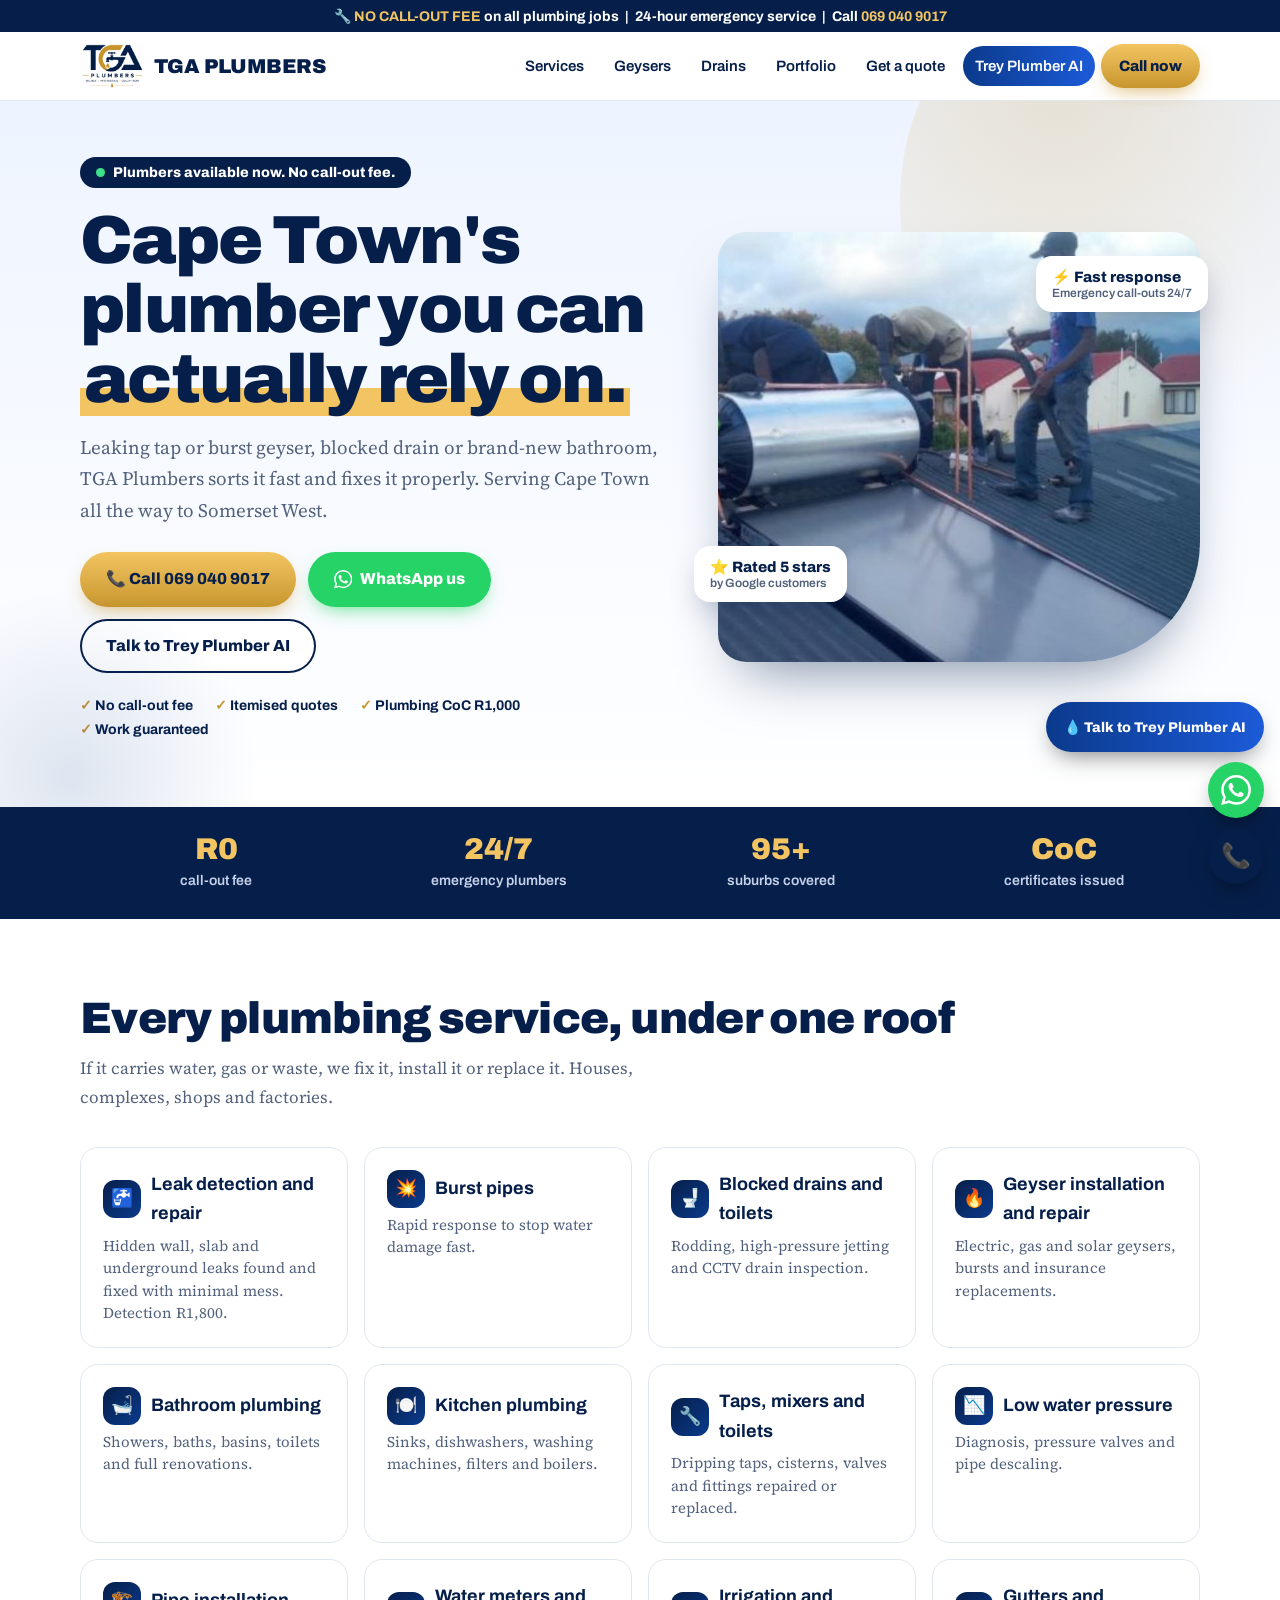
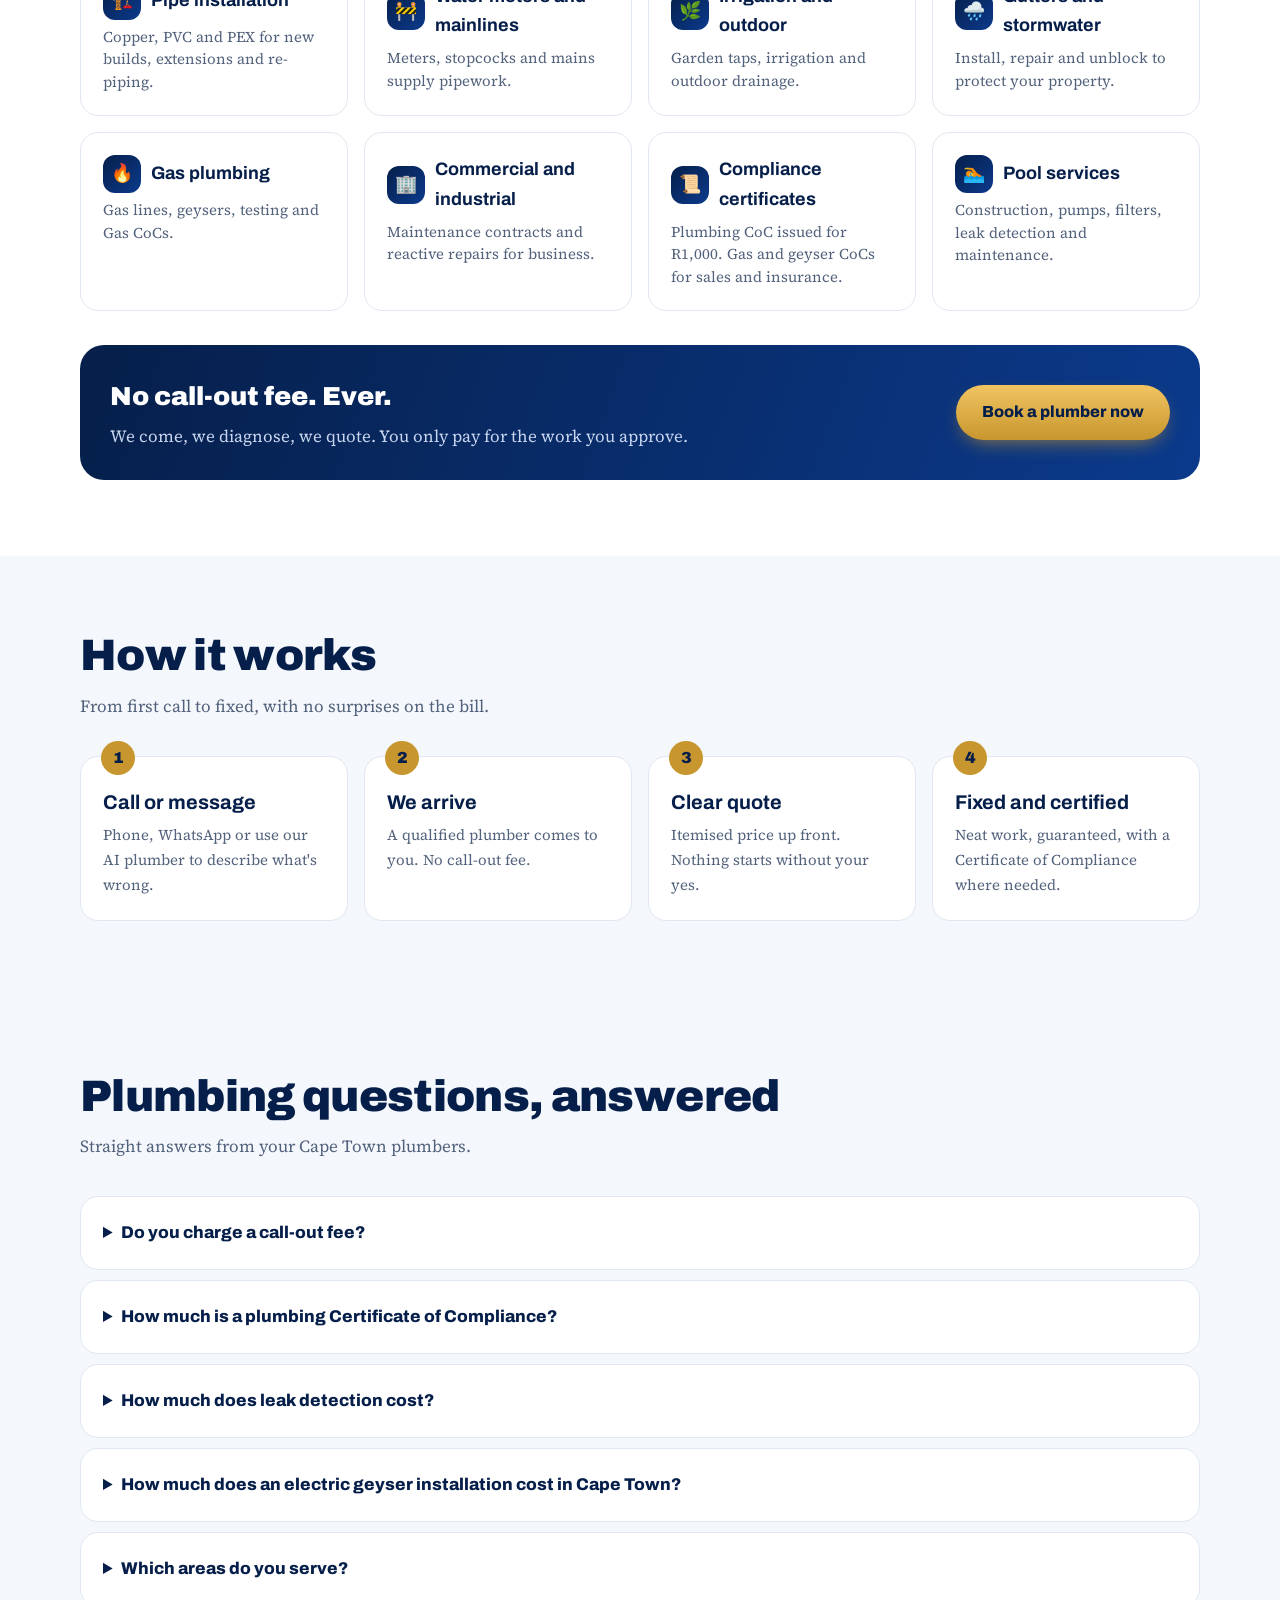
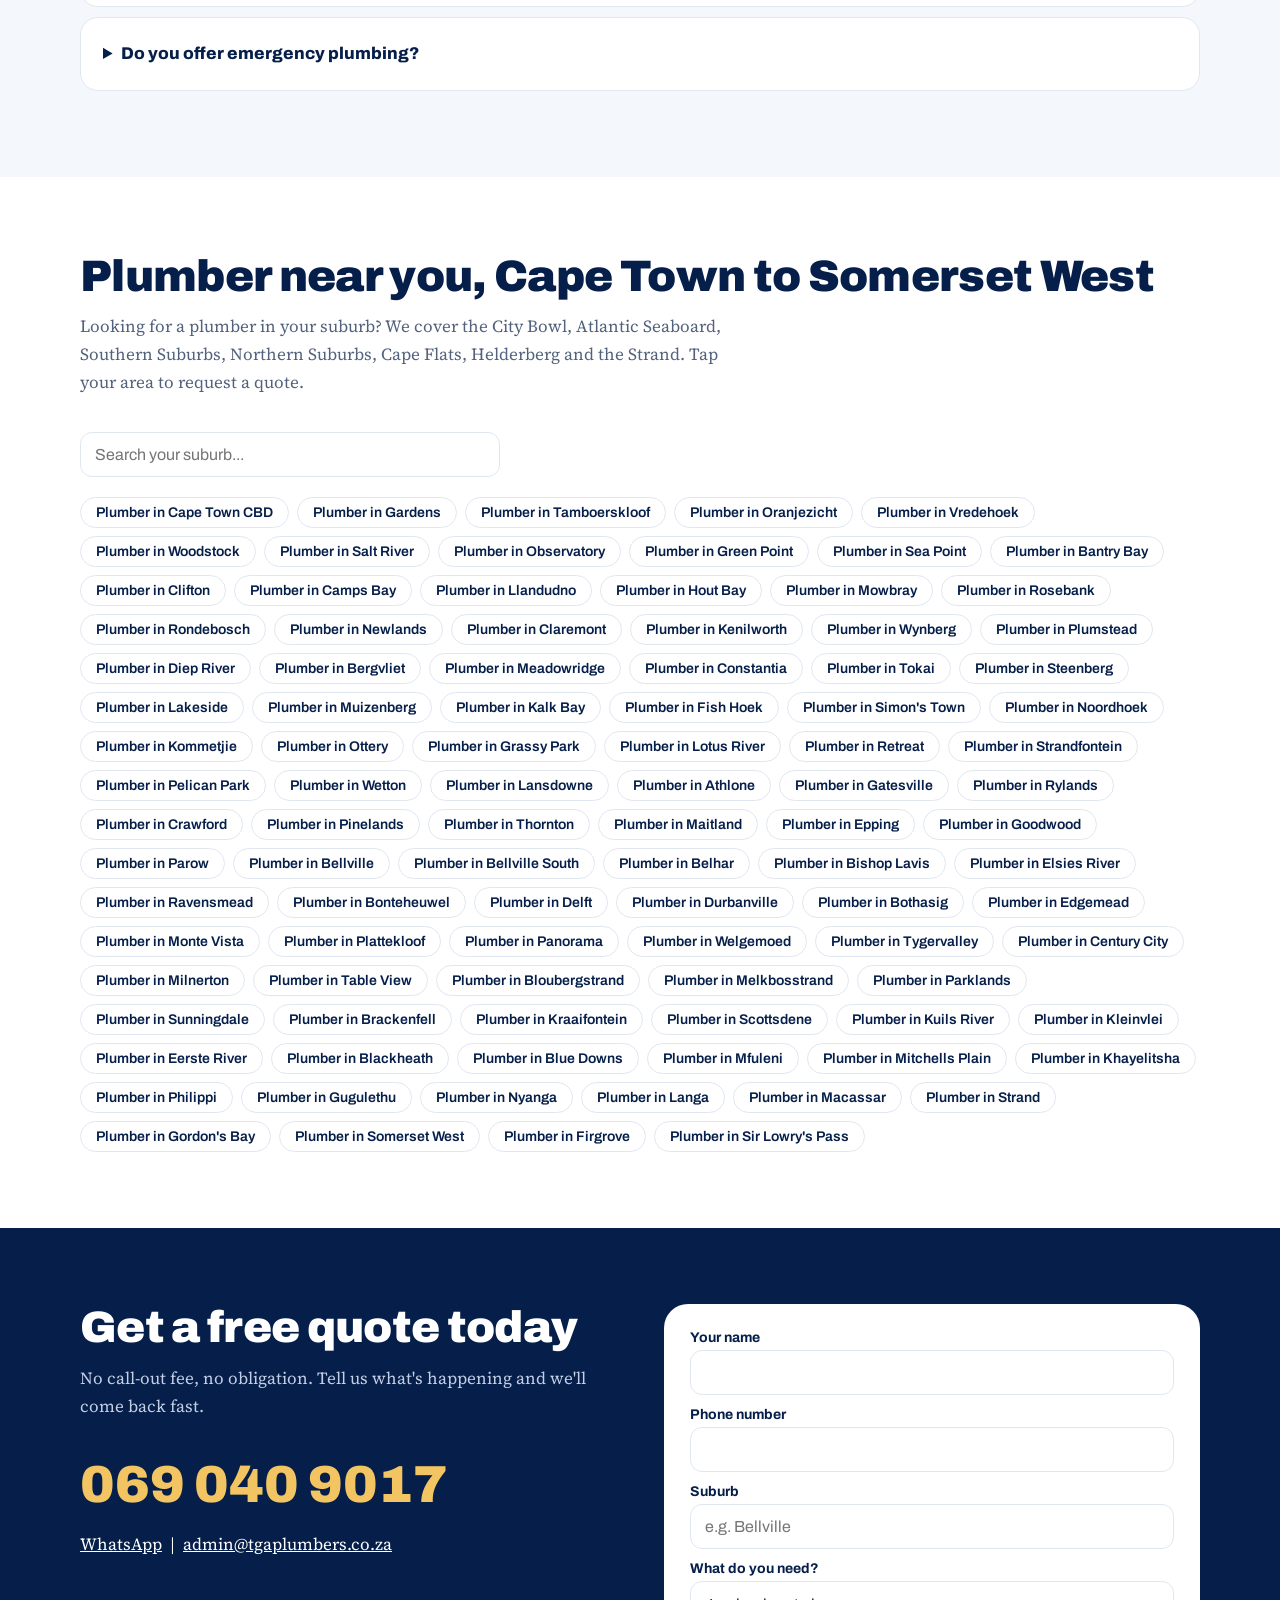
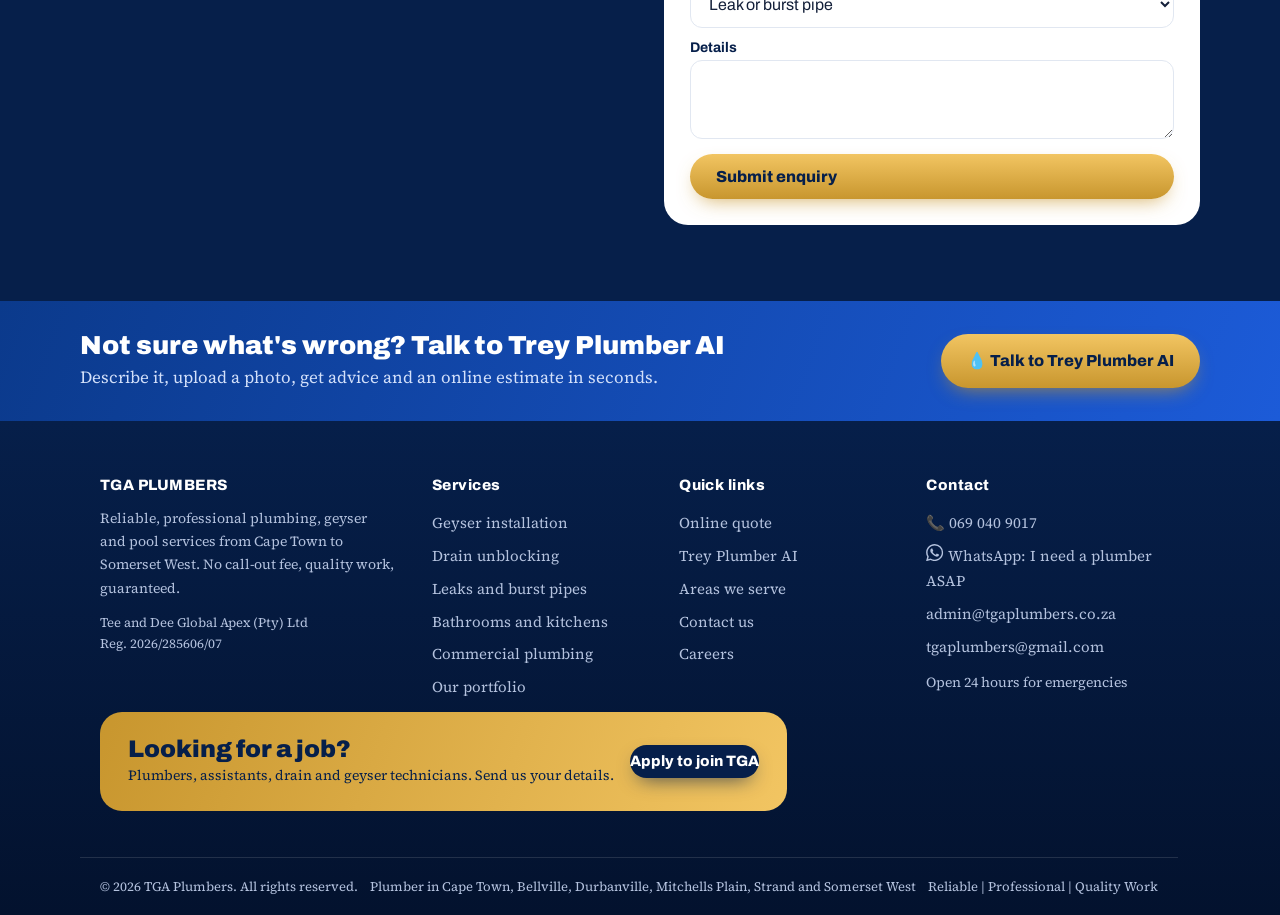
<file: index.html>
<!DOCTYPE html>
<html lang="en-ZA"><head><meta charset="utf-8"><meta name="viewport" content="width=device-width, initial-scale=1"><meta name="color-scheme" content="light">
<title>Plumber Cape Town to Somerset West | No Call-Out Fee | TGA Plumbers</title><meta name="description" content="Plumber in Cape Town, Bellville, Durbanville, Mitchells Plain, Strand, Somerset West and surrounds. All plumbing, geysers, drains, leaks and pools. No call-out fee. Call 069 040 9017."><meta name="robots" content="index,follow">
<meta property="og:type" content="website"><meta property="og:title" content="Plumber Cape Town to Somerset West | No Call-Out Fee | TGA Plumbers"><meta property="og:description" content="Plumber in Cape Town, Bellville, Durbanville, Mitchells Plain, Strand, Somerset West and surrounds. All plumbing, geysers, drains, leaks and pools. No call-out fee. Call 069 040 9017."><meta property="og:locale" content="en_ZA"><meta property="og:image" content="https://trevor99-source.github.io/tga-plumbers/logo.png">
<link rel="icon" href="favicon.png"><link href="https://fonts.googleapis.com/css2?family=Archivo:wght@400;600;800;900&family=Source+Serif+4:wght@400;600&display=swap" rel="stylesheet"><link rel="stylesheet" href="style.css"><script type="application/ld+json">{"@context":"https://schema.org","@type":"Plumber","name":"TGA Plumbers","telephone":"+27690409017","email":"admin@tgaplumbers.co.za","slogan":"Reliable | Professional | Quality Work","priceRange":"No call-out fee","description":"Plumbers in Cape Town to Somerset West: geysers, drains, leak detection, burst pipes, bathrooms, pools and plumbing certificates of compliance.","knowsAbout":["Geyser installation","Drain unblocking","Leak detection","Plumbing certificate of compliance","Solar geysers","Gas geysers"],"areaServed":"Cape Town, Bellville, Durbanville, Mitchells Plain, Strand, Somerset West, Western Cape","openingHours":"Mo-Su 00:00-23:59"}</script><script type="application/ld+json">{"@context": "https://schema.org", "@type": "FAQPage", "mainEntity": [{"@type": "Question", "name": "Do you charge a call-out fee?", "acceptedAnswer": {"@type": "Answer", "text": "No. TGA Plumbers charges no call-out fee. We assess the job, give you a clear quote and you only pay for work you approve."}}, {"@type": "Question", "name": "How much is a plumbing Certificate of Compliance?", "acceptedAnswer": {"@type": "Answer", "text": "A plumbing CoC from TGA Plumbers costs R1,000."}}, {"@type": "Question", "name": "How much does leak detection cost?", "acceptedAnswer": {"@type": "Answer", "text": "Leak detection with TGA Plumbers is R1,800."}}, {"@type": "Question", "name": "How much does an electric geyser installation cost in Cape Town?", "acceptedAnswer": {"@type": "Answer", "text": "Our electric geyser packages start at R8,500 for 100 litres, R9,500 for 150 litres and R12,500 for 200 litres. Final pricing is confirmed after assessing your home."}}, {"@type": "Question", "name": "Which areas do you serve?", "acceptedAnswer": {"@type": "Answer", "text": "We serve Cape Town and the Western Cape from the City Bowl and Atlantic Seaboard through the Southern and Northern Suburbs, Cape Flats and Mitchells Plain to Strand, Gordon's Bay and Somerset West."}}, {"@type": "Question", "name": "Do you offer emergency plumbing?", "acceptedAnswer": {"@type": "Answer", "text": "Yes. TGA Plumbers offers 24-hour emergency call-outs for burst pipes, geyser bursts and sewer overflows. Call 069 040 9017."}}]}</script></head><body><svg style="display:none"><symbol id="wa" viewBox="0 0 24 24"><path d="M17.472 14.382c-.297-.149-1.758-.867-2.03-.967-.273-.099-.471-.148-.67.15-.197.297-.767.966-.94 1.164-.173.199-.347.223-.644.075-.297-.15-1.255-.463-2.39-1.475-.883-.788-1.48-1.761-1.653-2.059-.173-.297-.018-.458.13-.606.134-.133.298-.347.446-.52.149-.174.198-.298.298-.497.099-.198.05-.371-.025-.52-.075-.149-.669-1.612-.916-2.207-.242-.579-.487-.5-.669-.51-.173-.008-.371-.01-.57-.01-.198 0-.52.074-.792.372-.272.297-1.04 1.016-1.04 2.479 0 1.462 1.065 2.875 1.213 3.074.149.198 2.096 3.2 5.077 4.487.709.306 1.262.489 1.694.625.712.227 1.36.195 1.871.118.571-.085 1.758-.719 2.006-1.413.248-.694.248-1.289.173-1.413-.074-.124-.272-.198-.57-.347m-5.421 7.403h-.004a9.87 9.87 0 01-5.031-1.378l-.361-.214-3.741.982.998-3.648-.235-.374a9.86 9.86 0 01-1.51-5.26c.001-5.45 4.436-9.884 9.888-9.884 2.64 0 5.122 1.03 6.988 2.898a9.825 9.825 0 012.893 6.994c-.003 5.45-4.437 9.884-9.885 9.884m8.413-18.297A11.815 11.815 0 0012.05 0C5.495 0 .16 5.335.157 11.892c0 2.096.547 4.142 1.588 5.945L.057 24l6.305-1.654a11.882 11.882 0 005.683 1.448h.005c6.554 0 11.89-5.335 11.893-11.893a11.821 11.821 0 00-3.48-8.413Z"/></symbol></svg><div class="top">🔧 <b>NO CALL-OUT FEE</b> on all plumbing jobs &nbsp;|&nbsp; 24-hour emergency service &nbsp;|&nbsp; Call <b>069 040 9017</b></div>
<header><div class="wrap"><a class="brand" href="index.html"><img src="logo.png" alt="TGA Plumbers logo"><span>TGA PLUMBERS</span></a>
<nav><a href="index.html#services">Services</a><a href="geysers.html">Geysers</a><a href="drains.html">Drains</a><a href="portfolio.html">Portfolio</a><a href="quote.html">Get a quote</a><a class="ai" href="trey-plumber-ai.html">Trey Plumber AI</a><a class="btn" href="tel:0690409017">Call now</a></nav></div></header><main>
<div class="hero"><div class="wrap">
<div><div class="badge"><i></i>Plumbers available now. No call-out fee.</div>
<h1>Cape Town's plumber you can <span>actually rely on.</span></h1>
<p>Leaking tap or burst geyser, blocked drain or brand-new bathroom, TGA Plumbers sorts it fast and fixes it properly. Serving Cape Town all the way to Somerset West.</p>
<div class="cta"><a class="btn" href="tel:0690409017">📞 Call 069 040 9017</a><a class="btn wa" href="https://wa.me/27690409017?text=I%20need%20a%20plumber%20ASAP"><svg class="wi" viewBox="0 0 24 24" aria-hidden="true"><use href="index.html#wa"/></svg> WhatsApp us</a><a class="btn line" href="trey-plumber-ai.html">Talk to Trey Plumber AI</a></div>
<div class="ticks"><span>No call-out fee</span><span>Itemised quotes</span><span>Plumbing CoC R1,000</span><span>Work guaranteed</span></div></div>
<div class="photo"><img src="solar.jpg" alt="TGA plumbers installing a solar geyser"><div class="float f1">⭐ Rated 5 stars<small>by Google customers</small></div><div class="float f2">⚡ Fast response<small>Emergency call-outs 24/7</small></div></div>
</div></div>
<div class="stats"><div class="wrap"><div><b>R0</b><span>call-out fee</span></div><div><b>24/7</b><span>emergency plumbers</span></div><div><b>95+</b><span>suburbs covered</span></div><div><b>CoC</b><span>certificates issued</span></div></div></div>

<section id="services"><div class="wrap"><h2>Every plumbing service, under one roof</h2><p class="lead">If it carries water, gas or waste, we fix it, install it or replace it. Houses, complexes, shops and factories.</p>
<div class="grid" id="svc"></div>
<div class="band"><div><h3>No call-out fee. Ever.</h3><p>We come, we diagnose, we quote. You only pay for the work you approve.</p></div><a class="btn" href="tel:0690409017">Book a plumber now</a></div></div></section>

<section class="alt"><div class="wrap"><h2>How it works</h2><p class="lead">From first call to fixed, with no surprises on the bill.</p>
<div class="steps"><div><h3>Call or message</h3><p>Phone, WhatsApp or use our AI plumber to describe what's wrong.</p></div><div><h3>We arrive</h3><p>A qualified plumber comes to you. No call-out fee.</p></div><div><h3>Clear quote</h3><p>Itemised price up front. Nothing starts without your yes.</p></div><div><h3>Fixed and certified</h3><p>Neat work, guaranteed, with a Certificate of Compliance where needed.</p></div></div></div></section>

<section class="alt" id="faq"><div class="wrap"><h2>Plumbing questions, answered</h2><p class="lead">Straight answers from your Cape Town plumbers.</p><details class="card" style="margin-bottom:10px"><summary class="sans" style="cursor:pointer;font-weight:800;color:var(--navy)">Do you charge a call-out fee?</summary><p style="margin-top:10px">No. TGA Plumbers charges no call-out fee. We assess the job, give you a clear quote and you only pay for work you approve.</p></details><details class="card" style="margin-bottom:10px"><summary class="sans" style="cursor:pointer;font-weight:800;color:var(--navy)">How much is a plumbing Certificate of Compliance?</summary><p style="margin-top:10px">A plumbing CoC from TGA Plumbers costs R1,000.</p></details><details class="card" style="margin-bottom:10px"><summary class="sans" style="cursor:pointer;font-weight:800;color:var(--navy)">How much does leak detection cost?</summary><p style="margin-top:10px">Leak detection with TGA Plumbers is R1,800.</p></details><details class="card" style="margin-bottom:10px"><summary class="sans" style="cursor:pointer;font-weight:800;color:var(--navy)">How much does an electric geyser installation cost in Cape Town?</summary><p style="margin-top:10px">Our electric geyser packages start at R8,500 for 100 litres, R9,500 for 150 litres and R12,500 for 200 litres. Final pricing is confirmed after assessing your home.</p></details><details class="card" style="margin-bottom:10px"><summary class="sans" style="cursor:pointer;font-weight:800;color:var(--navy)">Which areas do you serve?</summary><p style="margin-top:10px">We serve Cape Town and the Western Cape from the City Bowl and Atlantic Seaboard through the Southern and Northern Suburbs, Cape Flats and Mitchells Plain to Strand, Gordon's Bay and Somerset West.</p></details><details class="card" style="margin-bottom:10px"><summary class="sans" style="cursor:pointer;font-weight:800;color:var(--navy)">Do you offer emergency plumbing?</summary><p style="margin-top:10px">Yes. TGA Plumbers offers 24-hour emergency call-outs for burst pipes, geyser bursts and sewer overflows. Call 069 040 9017.</p></details></div></section>
<section id="areas"><div class="wrap"><h2>Plumber near you, Cape Town to Somerset West</h2><p class="lead">Looking for a plumber in your suburb? We cover the City Bowl, Atlantic Seaboard, Southern Suburbs, Northern Suburbs, Cape Flats, Helderberg and the Strand. Tap your area to request a quote.</p>
<input class="search sans" id="sf" placeholder="Search your suburb..." aria-label="Search suburb">
<ul class="areas" id="al"><li><a href="index.html#contact" data-s="Cape Town CBD">Plumber in Cape Town CBD</a></li><li><a href="index.html#contact" data-s="Gardens">Plumber in Gardens</a></li><li><a href="index.html#contact" data-s="Tamboerskloof">Plumber in Tamboerskloof</a></li><li><a href="index.html#contact" data-s="Oranjezicht">Plumber in Oranjezicht</a></li><li><a href="index.html#contact" data-s="Vredehoek">Plumber in Vredehoek</a></li><li><a href="index.html#contact" data-s="Woodstock">Plumber in Woodstock</a></li><li><a href="index.html#contact" data-s="Salt River">Plumber in Salt River</a></li><li><a href="index.html#contact" data-s="Observatory">Plumber in Observatory</a></li><li><a href="index.html#contact" data-s="Green Point">Plumber in Green Point</a></li><li><a href="index.html#contact" data-s="Sea Point">Plumber in Sea Point</a></li><li><a href="index.html#contact" data-s="Bantry Bay">Plumber in Bantry Bay</a></li><li><a href="index.html#contact" data-s="Clifton">Plumber in Clifton</a></li><li><a href="index.html#contact" data-s="Camps Bay">Plumber in Camps Bay</a></li><li><a href="index.html#contact" data-s="Llandudno">Plumber in Llandudno</a></li><li><a href="index.html#contact" data-s="Hout Bay">Plumber in Hout Bay</a></li><li><a href="index.html#contact" data-s="Mowbray">Plumber in Mowbray</a></li><li><a href="index.html#contact" data-s="Rosebank">Plumber in Rosebank</a></li><li><a href="index.html#contact" data-s="Rondebosch">Plumber in Rondebosch</a></li><li><a href="index.html#contact" data-s="Newlands">Plumber in Newlands</a></li><li><a href="index.html#contact" data-s="Claremont">Plumber in Claremont</a></li><li><a href="index.html#contact" data-s="Kenilworth">Plumber in Kenilworth</a></li><li><a href="index.html#contact" data-s="Wynberg">Plumber in Wynberg</a></li><li><a href="index.html#contact" data-s="Plumstead">Plumber in Plumstead</a></li><li><a href="index.html#contact" data-s="Diep River">Plumber in Diep River</a></li><li><a href="index.html#contact" data-s="Bergvliet">Plumber in Bergvliet</a></li><li><a href="index.html#contact" data-s="Meadowridge">Plumber in Meadowridge</a></li><li><a href="index.html#contact" data-s="Constantia">Plumber in Constantia</a></li><li><a href="index.html#contact" data-s="Tokai">Plumber in Tokai</a></li><li><a href="index.html#contact" data-s="Steenberg">Plumber in Steenberg</a></li><li><a href="index.html#contact" data-s="Lakeside">Plumber in Lakeside</a></li><li><a href="index.html#contact" data-s="Muizenberg">Plumber in Muizenberg</a></li><li><a href="index.html#contact" data-s="Kalk Bay">Plumber in Kalk Bay</a></li><li><a href="index.html#contact" data-s="Fish Hoek">Plumber in Fish Hoek</a></li><li><a href="index.html#contact" data-s="Simon's Town">Plumber in Simon's Town</a></li><li><a href="index.html#contact" data-s="Noordhoek">Plumber in Noordhoek</a></li><li><a href="index.html#contact" data-s="Kommetjie">Plumber in Kommetjie</a></li><li><a href="index.html#contact" data-s="Ottery">Plumber in Ottery</a></li><li><a href="index.html#contact" data-s="Grassy Park">Plumber in Grassy Park</a></li><li><a href="index.html#contact" data-s="Lotus River">Plumber in Lotus River</a></li><li><a href="index.html#contact" data-s="Retreat">Plumber in Retreat</a></li><li><a href="index.html#contact" data-s="Strandfontein">Plumber in Strandfontein</a></li><li><a href="index.html#contact" data-s="Pelican Park">Plumber in Pelican Park</a></li><li><a href="index.html#contact" data-s="Wetton">Plumber in Wetton</a></li><li><a href="index.html#contact" data-s="Lansdowne">Plumber in Lansdowne</a></li><li><a href="index.html#contact" data-s="Athlone">Plumber in Athlone</a></li><li><a href="index.html#contact" data-s="Gatesville">Plumber in Gatesville</a></li><li><a href="index.html#contact" data-s="Rylands">Plumber in Rylands</a></li><li><a href="index.html#contact" data-s="Crawford">Plumber in Crawford</a></li><li><a href="index.html#contact" data-s="Pinelands">Plumber in Pinelands</a></li><li><a href="index.html#contact" data-s="Thornton">Plumber in Thornton</a></li><li><a href="index.html#contact" data-s="Maitland">Plumber in Maitland</a></li><li><a href="index.html#contact" data-s="Epping">Plumber in Epping</a></li><li><a href="index.html#contact" data-s="Goodwood">Plumber in Goodwood</a></li><li><a href="index.html#contact" data-s="Parow">Plumber in Parow</a></li><li><a href="index.html#contact" data-s="Bellville">Plumber in Bellville</a></li><li><a href="index.html#contact" data-s="Bellville South">Plumber in Bellville South</a></li><li><a href="index.html#contact" data-s="Belhar">Plumber in Belhar</a></li><li><a href="index.html#contact" data-s="Bishop Lavis">Plumber in Bishop Lavis</a></li><li><a href="index.html#contact" data-s="Elsies River">Plumber in Elsies River</a></li><li><a href="index.html#contact" data-s="Ravensmead">Plumber in Ravensmead</a></li><li><a href="index.html#contact" data-s="Bonteheuwel">Plumber in Bonteheuwel</a></li><li><a href="index.html#contact" data-s="Delft">Plumber in Delft</a></li><li><a href="index.html#contact" data-s="Durbanville">Plumber in Durbanville</a></li><li><a href="index.html#contact" data-s="Bothasig">Plumber in Bothasig</a></li><li><a href="index.html#contact" data-s="Edgemead">Plumber in Edgemead</a></li><li><a href="index.html#contact" data-s="Monte Vista">Plumber in Monte Vista</a></li><li><a href="index.html#contact" data-s="Plattekloof">Plumber in Plattekloof</a></li><li><a href="index.html#contact" data-s="Panorama">Plumber in Panorama</a></li><li><a href="index.html#contact" data-s="Welgemoed">Plumber in Welgemoed</a></li><li><a href="index.html#contact" data-s="Tygervalley">Plumber in Tygervalley</a></li><li><a href="index.html#contact" data-s="Century City">Plumber in Century City</a></li><li><a href="index.html#contact" data-s="Milnerton">Plumber in Milnerton</a></li><li><a href="index.html#contact" data-s="Table View">Plumber in Table View</a></li><li><a href="index.html#contact" data-s="Bloubergstrand">Plumber in Bloubergstrand</a></li><li><a href="index.html#contact" data-s="Melkbosstrand">Plumber in Melkbosstrand</a></li><li><a href="index.html#contact" data-s="Parklands">Plumber in Parklands</a></li><li><a href="index.html#contact" data-s="Sunningdale">Plumber in Sunningdale</a></li><li><a href="index.html#contact" data-s="Brackenfell">Plumber in Brackenfell</a></li><li><a href="index.html#contact" data-s="Kraaifontein">Plumber in Kraaifontein</a></li><li><a href="index.html#contact" data-s="Scottsdene">Plumber in Scottsdene</a></li><li><a href="index.html#contact" data-s="Kuils River">Plumber in Kuils River</a></li><li><a href="index.html#contact" data-s="Kleinvlei">Plumber in Kleinvlei</a></li><li><a href="index.html#contact" data-s="Eerste River">Plumber in Eerste River</a></li><li><a href="index.html#contact" data-s="Blackheath">Plumber in Blackheath</a></li><li><a href="index.html#contact" data-s="Blue Downs">Plumber in Blue Downs</a></li><li><a href="index.html#contact" data-s="Mfuleni">Plumber in Mfuleni</a></li><li><a href="index.html#contact" data-s="Mitchells Plain">Plumber in Mitchells Plain</a></li><li><a href="index.html#contact" data-s="Khayelitsha">Plumber in Khayelitsha</a></li><li><a href="index.html#contact" data-s="Philippi">Plumber in Philippi</a></li><li><a href="index.html#contact" data-s="Gugulethu">Plumber in Gugulethu</a></li><li><a href="index.html#contact" data-s="Nyanga">Plumber in Nyanga</a></li><li><a href="index.html#contact" data-s="Langa">Plumber in Langa</a></li><li><a href="index.html#contact" data-s="Macassar">Plumber in Macassar</a></li><li><a href="index.html#contact" data-s="Strand">Plumber in Strand</a></li><li><a href="index.html#contact" data-s="Gordon's Bay">Plumber in Gordon's Bay</a></li><li><a href="index.html#contact" data-s="Somerset West">Plumber in Somerset West</a></li><li><a href="index.html#contact" data-s="Firgrove">Plumber in Firgrove</a></li><li><a href="index.html#contact" data-s="Sir Lowry's Pass">Plumber in Sir Lowry's Pass</a></li></ul></div></section>
<section class="contact" id="contact"><div class="wrap two">
<div><h2>Get a free quote today</h2><p class="lead">No call-out fee, no obligation. Tell us what's happening and we'll come back fast.</p><a class="big" href="tel:0690409017">069 040 9017</a>
<p><a href="https://wa.me/27690409017?text=I%20need%20a%20plumber%20ASAP">WhatsApp</a> &nbsp;|&nbsp; <a href="mailto:admin@tgaplumbers.co.za">admin@tgaplumbers.co.za</a></p></div>
<form id="q"><label>Your name<input name="n" required autocomplete="name"></label><label>Phone number<input name="p" type="tel" required autocomplete="tel"></label><label>Suburb<input name="a" id="qa" placeholder="e.g. Bellville"></label>
<label>What do you need?<select name="s"><option>Leak or burst pipe</option><option>Blocked drain or toilet</option><option>Geyser</option><option>Bathroom or kitchen</option><option>Pool</option><option>Emergency</option><option>Other</option></select></label>
<label>Details<textarea name="d" rows="3"></textarea></label><button class="btn" type="submit">Submit enquiry</button></form></div></section>
</main><div class="aibar" id="aibar"><div class="wrap"><div><h3>Not sure what's wrong? Talk to Trey Plumber AI</h3><p>Describe it, upload a photo, get advice and an online estimate in seconds.</p></div><a class="btn" href="trey-plumber-ai.html">💧 Talk to Trey Plumber AI</a></div></div>
<div class="dock"><a class="ai" id="dai" href="trey-plumber-ai.html">💧 Talk to Trey Plumber AI</a><a class="w" href="https://wa.me/27690409017?text=I%20need%20a%20plumber%20ASAP" aria-label="WhatsApp TGA: I need a plumber ASAP"><svg class="wi" viewBox="0 0 24 24" aria-hidden="true"><use href="index.html#wa"/></svg></a><a class="c" href="tel:0690409017" aria-label="Call TGA">📞</a></div>
<footer class="ft"><div class="wrap"><div class="cols">
<div><h5>TGA PLUMBERS</h5><p style="margin:0 0 12px">Reliable, professional plumbing, geyser and pool services from Cape Town to Somerset West. No call-out fee, quality work, guaranteed.</p><p style="margin:0;font-size:13px">Tee and Dee Global Apex (Pty) Ltd<br>Reg. 2026/285606/07</p></div>
<div><h5>Services</h5><a href="geysers.html">Geyser installation</a><a href="drains.html">Drain unblocking</a><a href="index.html#services">Leaks and burst pipes</a><a href="index.html#services">Bathrooms and kitchens</a><a href="index.html#services">Commercial plumbing</a><a href="portfolio.html">Our portfolio</a></div>
<div><h5>Quick links</h5><a href="quote.html">Online quote</a><a href="trey-plumber-ai.html">Trey Plumber AI</a><a href="index.html#areas">Areas we serve</a><a href="index.html#contact">Contact us</a><a href="careers.html">Careers</a></div>
<div><h5>Contact</h5><a href="tel:0690409017">📞 069 040 9017</a><a href="https://wa.me/27690409017?text=I%20need%20a%20plumber%20ASAP"><svg class="wi" viewBox="0 0 24 24" aria-hidden="true"><use href="index.html#wa"/></svg> WhatsApp: I need a plumber ASAP</a><a href="mailto:admin@tgaplumbers.co.za">admin@tgaplumbers.co.za</a><a href="mailto:tgaplumbers@gmail.com">tgaplumbers@gmail.com</a><p style="margin:8px 0 0;font-size:14px">Open 24 hours for emergencies</p></div></div>
<div class="jobs"><div><h3>Looking for a job?</h3><p>Plumbers, assistants, drain and geyser technicians. Send us your details.</p></div><a class="btn navy" href="careers.html">Apply to join TGA</a></div>
<div class="btm"><span>© 2026 TGA Plumbers. All rights reserved.</span><span>Plumber in Cape Town, Bellville, Durbanville, Mitchells Plain, Strand and Somerset West</span><span>Reliable | Professional | Quality Work</span></div></div></footer><script src="site.js" defer></script></body></html>
</file>
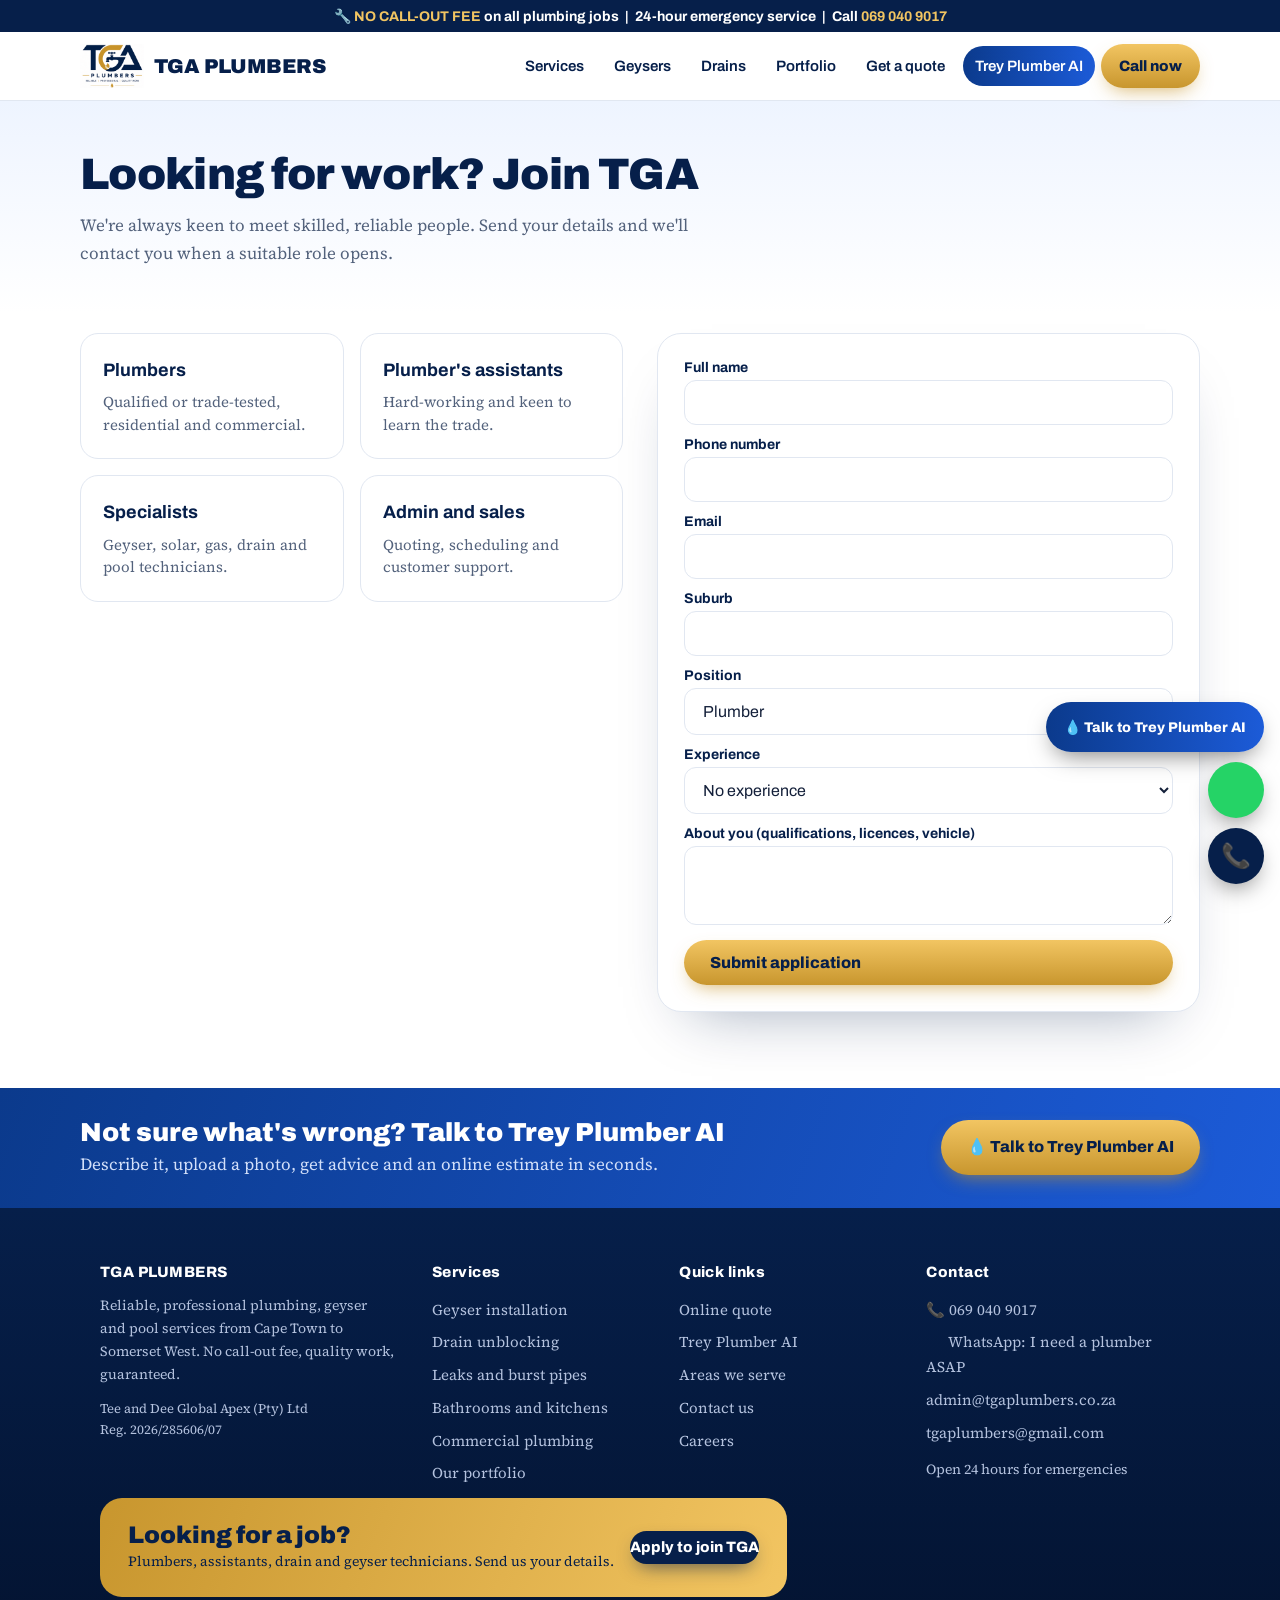
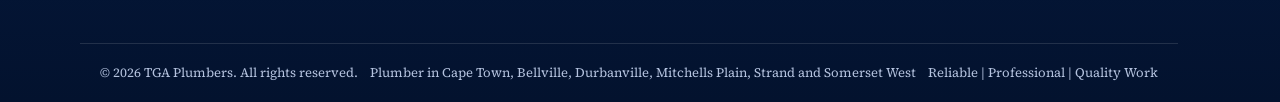
<file: careers.html>
<!DOCTYPE html>
<html lang="en-ZA"><head><meta charset="utf-8"><meta name="viewport" content="width=device-width, initial-scale=1"><meta name="color-scheme" content="light">
<title>Plumbing Jobs Cape Town | Join TGA Plumbers</title><meta name="description" content="Looking for plumbing work in Cape Town? Apply to TGA Plumbers: plumbers, assistants, drain, geyser and pool technicians."><meta name="robots" content="index,follow">
<meta property="og:type" content="website"><meta property="og:title" content="Plumbing Jobs Cape Town | Join TGA Plumbers"><meta property="og:description" content="Looking for plumbing work in Cape Town? Apply to TGA Plumbers: plumbers, assistants, drain, geyser and pool technicians."><meta property="og:locale" content="en_ZA"><meta property="og:image" content="https://trevor99-source.github.io/tga-plumbers/logo.png">
<link rel="icon" href="favicon.png"><link href="https://fonts.googleapis.com/css2?family=Archivo:wght@400;600;800;900&family=Source+Serif+4:wght@400;600&display=swap" rel="stylesheet"><link rel="stylesheet" href="style.css"></head><body><svg style="display:none"><symbol id="wa" viewBox="0 0 24 24"><path d="M17.472 14.382c-.297-.149-1.758-.867-2.03-.967-.273-.099-.471-.148-.67.15-.197.297-.767.966-.94 1.164-.173.199-.347.223-.644.075-.297-.15-1.255-.463-2.39-1.475-.883-.788-1.48-1.761-1.653-2.059-.173-.297-.018-.458.13-.606.134-.133.298-.347.446-.52.149-.174.198-.298.298-.497.099-.198.05-.371-.025-.52-.075-.149-.669-1.612-.916-2.207-.242-.579-.487-.5-.669-.51-.173-.008-.371-.01-.57-.01-.198 0-.52.074-.792.372-.272.297-1.04 1.016-1.04 2.479 0 1.462 1.065 2.875 1.213 3.074.149.198 2.096 3.2 5.077 4.487.709.306 1.262.489 1.694.625.712.227 1.36.195 1.871.118.571-.085 1.758-.719 2.006-1.413.248-.694.248-1.289.173-1.413-.074-.124-.272-.198-.57-.347m-5.421 7.403h-.004a9.87 9.87 0 01-5.031-1.378l-.361-.214-3.741.982.998-3.648-.235-.374a9.86 9.86 0 01-1.51-5.26c.001-5.45 4.436-9.884 9.888-9.884 2.64 0 5.122 1.03 6.988 2.898a9.825 9.825 0 012.893 6.994c-.003 5.45-4.437 9.884-9.885 9.884m8.413-18.297A11.815 11.815 0 0012.05 0C5.495 0 .16 5.335.157 11.892c0 2.096.547 4.142 1.588 5.945L.057 24l6.305-1.654a11.882 11.882 0 005.683 1.448h.005c6.554 0 11.89-5.335 11.893-11.893a11.821 11.821 0 00-3.48-8.413Z"/></symbol></svg><div class="top">🔧 <b>NO CALL-OUT FEE</b> on all plumbing jobs &nbsp;|&nbsp; 24-hour emergency service &nbsp;|&nbsp; Call <b>069 040 9017</b></div>
<header><div class="wrap"><a class="brand" href="index.html"><img src="logo.png" alt="TGA Plumbers logo"><span>TGA PLUMBERS</span></a>
<nav><a href="index.html#services">Services</a><a href="geysers.html">Geysers</a><a href="drains.html">Drains</a><a href="portfolio.html">Portfolio</a><a href="quote.html">Get a quote</a><a class="ai" href="trey-plumber-ai.html">Trey Plumber AI</a><a class="btn" href="tel:0690409017">Call now</a></nav></div></header><main><div class="ph"><div class="wrap"><h2>Looking for work? Join TGA</h2><p class="lead">We're always keen to meet skilled, reliable people. Send your details and we'll contact you when a suitable role opens.</p></div></div>
<section style="padding-top:20px"><div class="wrap qw"><div><div class="grid"><div class="card"><h3>Plumbers</h3><p>Qualified or trade-tested, residential and commercial.</p></div><div class="card"><h3>Plumber's assistants</h3><p>Hard-working and keen to learn the trade.</p></div><div class="card"><h3>Specialists</h3><p>Geyser, solar, gas, drain and pool technicians.</p></div><div class="card"><h3>Admin and sales</h3><p>Quoting, scheduling and customer support.</p></div></div></div>
<form id="cf"><label>Full name<input name="n" required></label><label>Phone number<input name="p" type="tel" required></label><label>Email<input name="e" type="email"></label><label>Suburb<input name="a"></label>
<label>Position<select name="r"><option>Plumber</option><option>Plumber's assistant</option><option>Geyser or solar installer</option><option>Drain technician</option><option>Pool technician</option><option>Admin or sales</option><option>Other</option></select></label>
<label>Experience<select name="x"><option>No experience</option><option>1-2 years</option><option>3-5 years</option><option>5+ years</option></select></label><label>About you (qualifications, licences, vehicle)<textarea name="d" rows="3"></textarea></label><button class="btn" type="submit">Submit application</button></form></div></section></main><div class="aibar" id="aibar"><div class="wrap"><div><h3>Not sure what's wrong? Talk to Trey Plumber AI</h3><p>Describe it, upload a photo, get advice and an online estimate in seconds.</p></div><a class="btn" href="trey-plumber-ai.html">💧 Talk to Trey Plumber AI</a></div></div>
<div class="dock"><a class="ai" id="dai" href="trey-plumber-ai.html">💧 Talk to Trey Plumber AI</a><a class="w" href="https://wa.me/27690409017?text=I%20need%20a%20plumber%20ASAP" aria-label="WhatsApp TGA: I need a plumber ASAP"><svg class="wi" viewBox="0 0 24 24" aria-hidden="true"><use href="index.html#wa"/></svg></a><a class="c" href="tel:0690409017" aria-label="Call TGA">📞</a></div>
<footer class="ft"><div class="wrap"><div class="cols">
<div><h5>TGA PLUMBERS</h5><p style="margin:0 0 12px">Reliable, professional plumbing, geyser and pool services from Cape Town to Somerset West. No call-out fee, quality work, guaranteed.</p><p style="margin:0;font-size:13px">Tee and Dee Global Apex (Pty) Ltd<br>Reg. 2026/285606/07</p></div>
<div><h5>Services</h5><a href="geysers.html">Geyser installation</a><a href="drains.html">Drain unblocking</a><a href="index.html#services">Leaks and burst pipes</a><a href="index.html#services">Bathrooms and kitchens</a><a href="index.html#services">Commercial plumbing</a><a href="portfolio.html">Our portfolio</a></div>
<div><h5>Quick links</h5><a href="quote.html">Online quote</a><a href="trey-plumber-ai.html">Trey Plumber AI</a><a href="index.html#areas">Areas we serve</a><a href="index.html#contact">Contact us</a><a href="careers.html">Careers</a></div>
<div><h5>Contact</h5><a href="tel:0690409017">📞 069 040 9017</a><a href="https://wa.me/27690409017?text=I%20need%20a%20plumber%20ASAP"><svg class="wi" viewBox="0 0 24 24" aria-hidden="true"><use href="index.html#wa"/></svg> WhatsApp: I need a plumber ASAP</a><a href="mailto:admin@tgaplumbers.co.za">admin@tgaplumbers.co.za</a><a href="mailto:tgaplumbers@gmail.com">tgaplumbers@gmail.com</a><p style="margin:8px 0 0;font-size:14px">Open 24 hours for emergencies</p></div></div>
<div class="jobs"><div><h3>Looking for a job?</h3><p>Plumbers, assistants, drain and geyser technicians. Send us your details.</p></div><a class="btn navy" href="careers.html">Apply to join TGA</a></div>
<div class="btm"><span>© 2026 TGA Plumbers. All rights reserved.</span><span>Plumber in Cape Town, Bellville, Durbanville, Mitchells Plain, Strand and Somerset West</span><span>Reliable | Professional | Quality Work</span></div></div></footer><script src="site.js" defer></script></body></html>
</file>
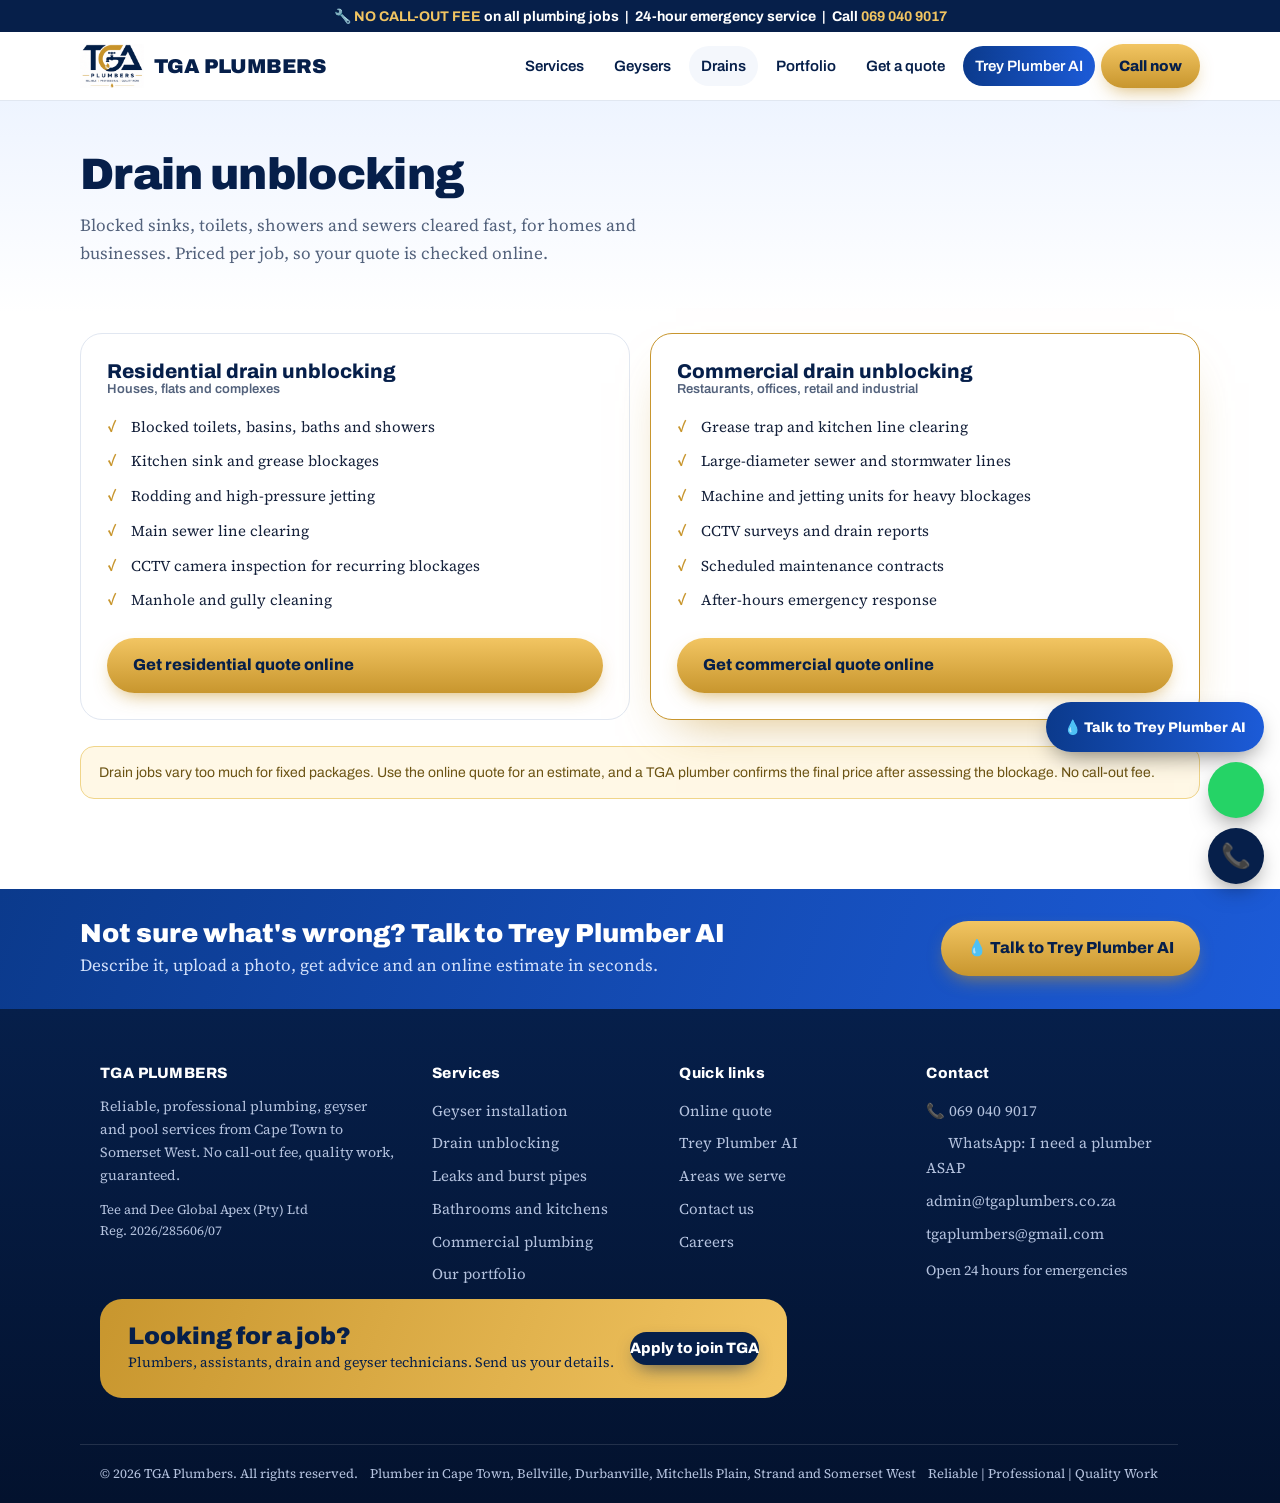
<file: drains.html>
<!DOCTYPE html>
<html lang="en-ZA"><head><meta charset="utf-8"><meta name="viewport" content="width=device-width, initial-scale=1"><meta name="color-scheme" content="light">
<title>Drain Unblocking Cape Town: Residential & Commercial | TGA Plumbers</title><meta name="description" content="Blocked drain? TGA Plumbers unblocks residential and commercial drains across Cape Town to Somerset West. Get an online quote. No call-out fee."><meta name="robots" content="index,follow">
<meta property="og:type" content="website"><meta property="og:title" content="Drain Unblocking Cape Town: Residential & Commercial | TGA Plumbers"><meta property="og:description" content="Blocked drain? TGA Plumbers unblocks residential and commercial drains across Cape Town to Somerset West. Get an online quote. No call-out fee."><meta property="og:locale" content="en_ZA"><meta property="og:image" content="https://trevor99-source.github.io/tga-plumbers/logo.png">
<link rel="icon" href="favicon.png"><link href="https://fonts.googleapis.com/css2?family=Archivo:wght@400;600;800;900&family=Source+Serif+4:wght@400;600&display=swap" rel="stylesheet"><link rel="stylesheet" href="style.css"></head><body><svg style="display:none"><symbol id="wa" viewBox="0 0 24 24"><path d="M17.472 14.382c-.297-.149-1.758-.867-2.03-.967-.273-.099-.471-.148-.67.15-.197.297-.767.966-.94 1.164-.173.199-.347.223-.644.075-.297-.15-1.255-.463-2.39-1.475-.883-.788-1.48-1.761-1.653-2.059-.173-.297-.018-.458.13-.606.134-.133.298-.347.446-.52.149-.174.198-.298.298-.497.099-.198.05-.371-.025-.52-.075-.149-.669-1.612-.916-2.207-.242-.579-.487-.5-.669-.51-.173-.008-.371-.01-.57-.01-.198 0-.52.074-.792.372-.272.297-1.04 1.016-1.04 2.479 0 1.462 1.065 2.875 1.213 3.074.149.198 2.096 3.2 5.077 4.487.709.306 1.262.489 1.694.625.712.227 1.36.195 1.871.118.571-.085 1.758-.719 2.006-1.413.248-.694.248-1.289.173-1.413-.074-.124-.272-.198-.57-.347m-5.421 7.403h-.004a9.87 9.87 0 01-5.031-1.378l-.361-.214-3.741.982.998-3.648-.235-.374a9.86 9.86 0 01-1.51-5.26c.001-5.45 4.436-9.884 9.888-9.884 2.64 0 5.122 1.03 6.988 2.898a9.825 9.825 0 012.893 6.994c-.003 5.45-4.437 9.884-9.885 9.884m8.413-18.297A11.815 11.815 0 0012.05 0C5.495 0 .16 5.335.157 11.892c0 2.096.547 4.142 1.588 5.945L.057 24l6.305-1.654a11.882 11.882 0 005.683 1.448h.005c6.554 0 11.89-5.335 11.893-11.893a11.821 11.821 0 00-3.48-8.413Z"/></symbol></svg><div class="top">🔧 <b>NO CALL-OUT FEE</b> on all plumbing jobs &nbsp;|&nbsp; 24-hour emergency service &nbsp;|&nbsp; Call <b>069 040 9017</b></div>
<header><div class="wrap"><a class="brand" href="index.html"><img src="logo.png" alt="TGA Plumbers logo"><span>TGA PLUMBERS</span></a>
<nav><a href="index.html#services">Services</a><a href="geysers.html">Geysers</a><a class="on" href="drains.html">Drains</a><a href="portfolio.html">Portfolio</a><a href="quote.html">Get a quote</a><a class="ai" href="trey-plumber-ai.html">Trey Plumber AI</a><a class="btn" href="tel:0690409017">Call now</a></nav></div></header><main><div class="ph"><div class="wrap"><h2>Drain unblocking</h2><p class="lead">Blocked sinks, toilets, showers and sewers cleared fast, for homes and businesses. Priced per job, so your quote is checked online.</p></div></div>
<section style="padding-top:20px"><div class="wrap"><div class="two2">
<div class="pc"><h4>Residential drain unblocking</h4><small>Houses, flats and complexes</small><ul style="margin-top:14px"><li>Blocked toilets, basins, baths and showers</li><li>Kitchen sink and grease blockages</li><li>Rodding and high-pressure jetting</li><li>Main sewer line clearing</li><li>CCTV camera inspection for recurring blockages</li><li>Manhole and gully cleaning</li></ul><a class="btn" href="quote.html?s=Drain%20unblocking%3A%20residential">Get residential quote online</a></div>
<div class="pc pop"><h4>Commercial drain unblocking</h4><small>Restaurants, offices, retail and industrial</small><ul style="margin-top:14px"><li>Grease trap and kitchen line clearing</li><li>Large-diameter sewer and stormwater lines</li><li>Machine and jetting units for heavy blockages</li><li>CCTV surveys and drain reports</li><li>Scheduled maintenance contracts</li><li>After-hours emergency response</li></ul><a class="btn" href="quote.html?s=Drain%20unblocking%3A%20commercial">Get commercial quote online</a></div></div>
<p class="disc" style="margin-top:26px">Drain jobs vary too much for fixed packages. Use the online quote for an estimate, and a TGA plumber confirms the final price after assessing the blockage. No call-out fee.</p></div></section></main><div class="aibar" id="aibar"><div class="wrap"><div><h3>Not sure what's wrong? Talk to Trey Plumber AI</h3><p>Describe it, upload a photo, get advice and an online estimate in seconds.</p></div><a class="btn" href="trey-plumber-ai.html">💧 Talk to Trey Plumber AI</a></div></div>
<div class="dock"><a class="ai" id="dai" href="trey-plumber-ai.html">💧 Talk to Trey Plumber AI</a><a class="w" href="https://wa.me/27690409017?text=I%20need%20a%20plumber%20ASAP" aria-label="WhatsApp TGA: I need a plumber ASAP"><svg class="wi" viewBox="0 0 24 24" aria-hidden="true"><use href="index.html#wa"/></svg></a><a class="c" href="tel:0690409017" aria-label="Call TGA">📞</a></div>
<footer class="ft"><div class="wrap"><div class="cols">
<div><h5>TGA PLUMBERS</h5><p style="margin:0 0 12px">Reliable, professional plumbing, geyser and pool services from Cape Town to Somerset West. No call-out fee, quality work, guaranteed.</p><p style="margin:0;font-size:13px">Tee and Dee Global Apex (Pty) Ltd<br>Reg. 2026/285606/07</p></div>
<div><h5>Services</h5><a href="geysers.html">Geyser installation</a><a href="drains.html">Drain unblocking</a><a href="index.html#services">Leaks and burst pipes</a><a href="index.html#services">Bathrooms and kitchens</a><a href="index.html#services">Commercial plumbing</a><a href="portfolio.html">Our portfolio</a></div>
<div><h5>Quick links</h5><a href="quote.html">Online quote</a><a href="trey-plumber-ai.html">Trey Plumber AI</a><a href="index.html#areas">Areas we serve</a><a href="index.html#contact">Contact us</a><a href="careers.html">Careers</a></div>
<div><h5>Contact</h5><a href="tel:0690409017">📞 069 040 9017</a><a href="https://wa.me/27690409017?text=I%20need%20a%20plumber%20ASAP"><svg class="wi" viewBox="0 0 24 24" aria-hidden="true"><use href="index.html#wa"/></svg> WhatsApp: I need a plumber ASAP</a><a href="mailto:admin@tgaplumbers.co.za">admin@tgaplumbers.co.za</a><a href="mailto:tgaplumbers@gmail.com">tgaplumbers@gmail.com</a><p style="margin:8px 0 0;font-size:14px">Open 24 hours for emergencies</p></div></div>
<div class="jobs"><div><h3>Looking for a job?</h3><p>Plumbers, assistants, drain and geyser technicians. Send us your details.</p></div><a class="btn navy" href="careers.html">Apply to join TGA</a></div>
<div class="btm"><span>© 2026 TGA Plumbers. All rights reserved.</span><span>Plumber in Cape Town, Bellville, Durbanville, Mitchells Plain, Strand and Somerset West</span><span>Reliable | Professional | Quality Work</span></div></div></footer><script src="site.js" defer></script></body></html>
</file>
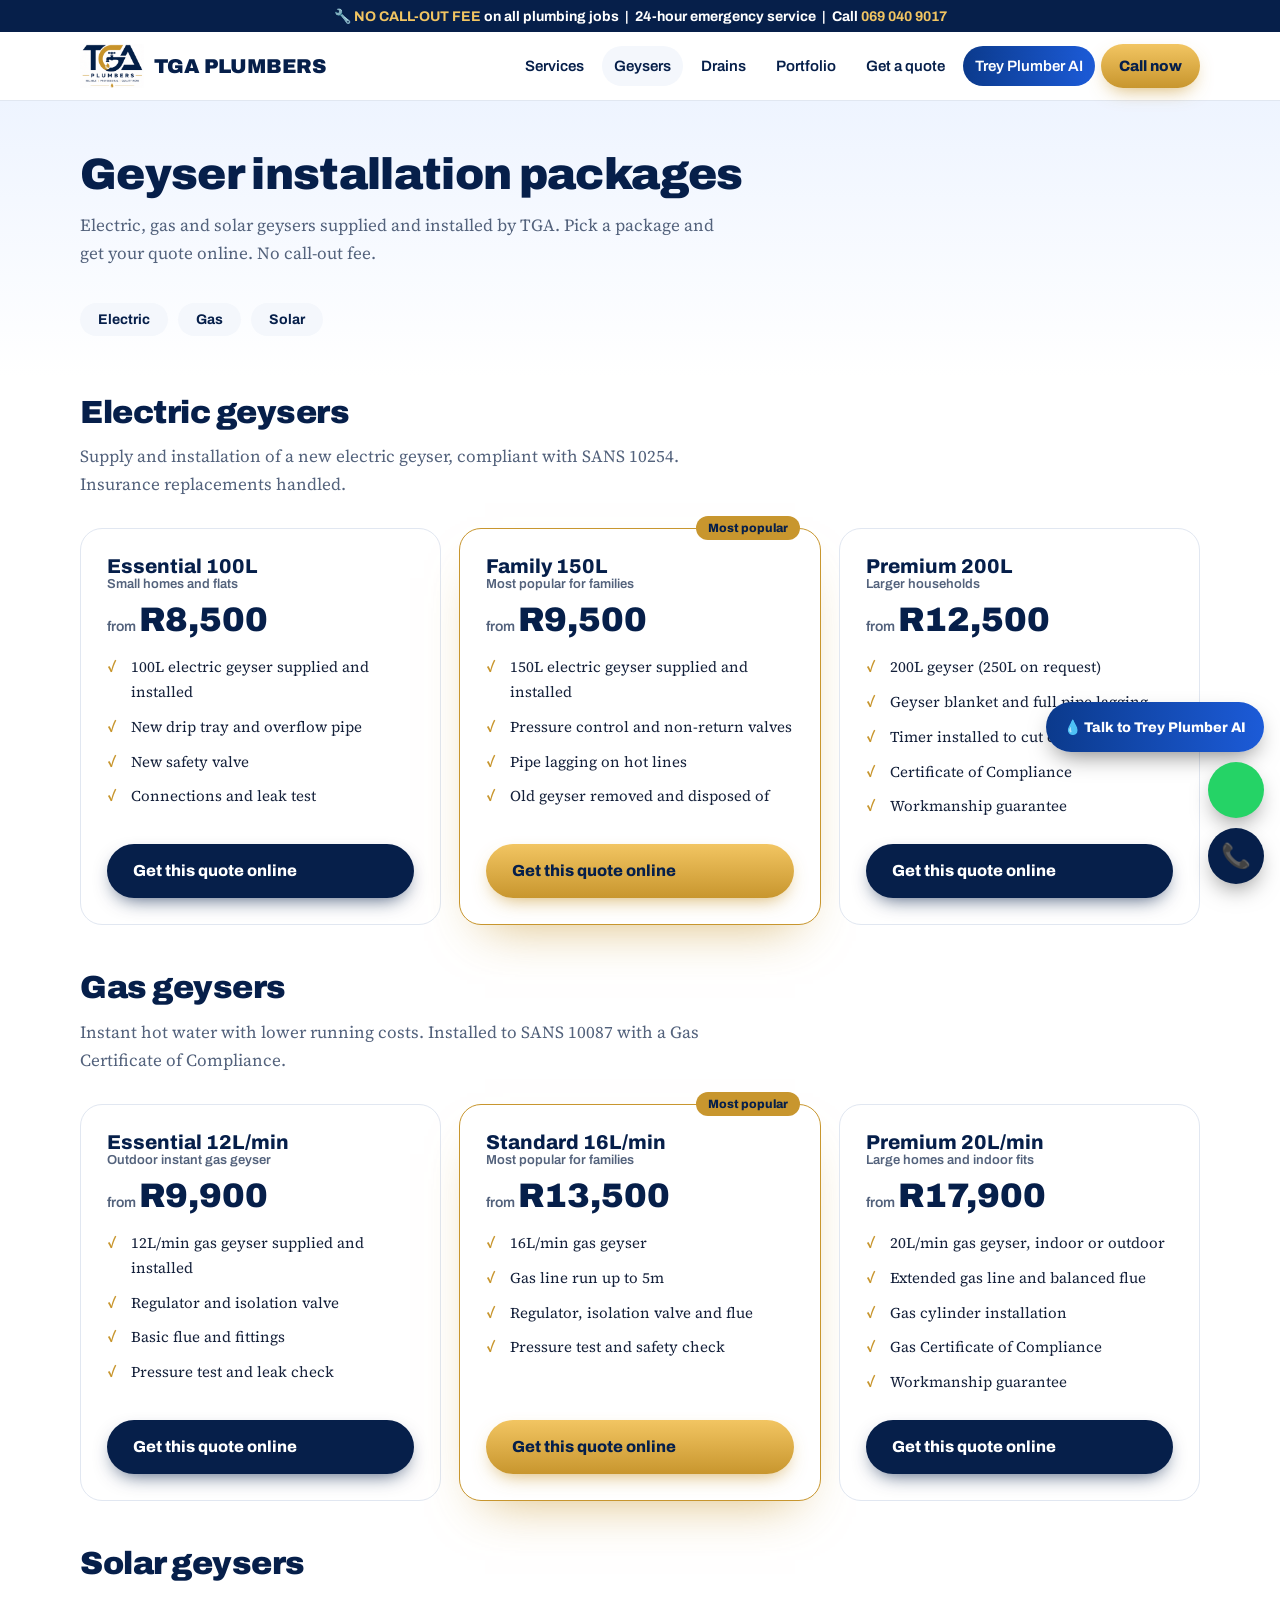
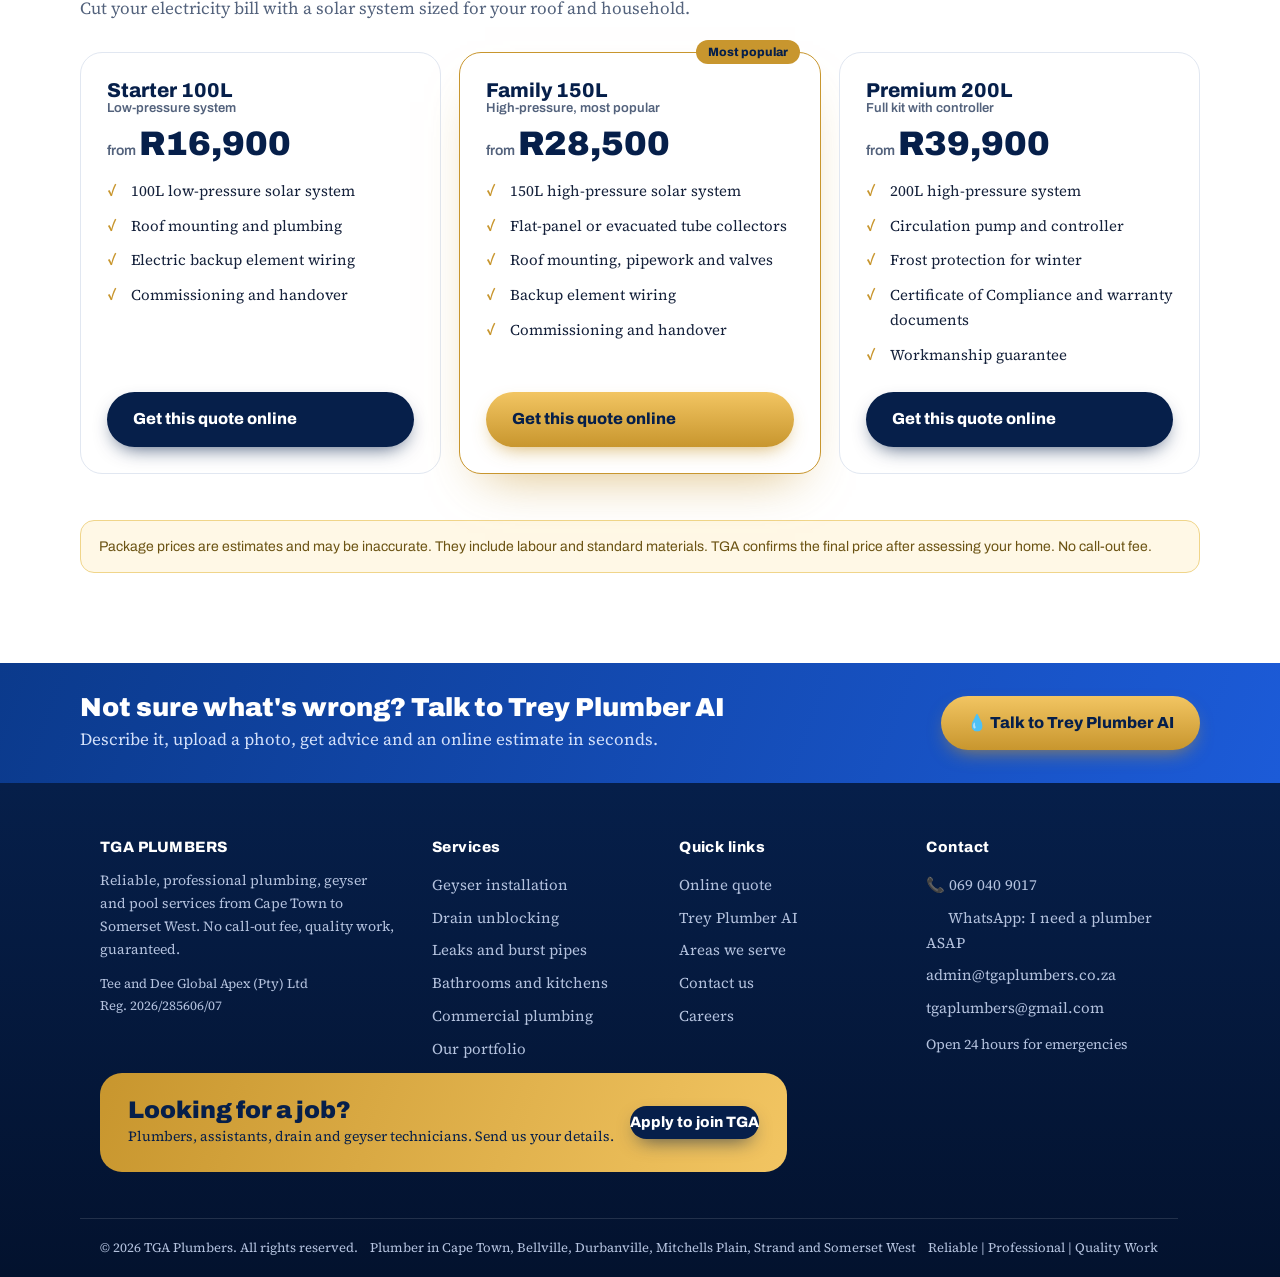
<file: geysers.html>
<!DOCTYPE html>
<html lang="en-ZA"><head><meta charset="utf-8"><meta name="viewport" content="width=device-width, initial-scale=1"><meta name="color-scheme" content="light">
<title>Geyser Installation Cape Town: Electric, Gas & Solar Packages | TGA Plumbers</title><meta name="description" content="Geyser installation packages in Cape Town. Electric 100L R8,500, 150L R9,500, 200L R12,500. Gas and solar geysers too. No call-out fee. Call 069 040 9017."><meta name="robots" content="index,follow">
<meta property="og:type" content="website"><meta property="og:title" content="Geyser Installation Cape Town: Electric, Gas & Solar Packages | TGA Plumbers"><meta property="og:description" content="Geyser installation packages in Cape Town. Electric 100L R8,500, 150L R9,500, 200L R12,500. Gas and solar geysers too. No call-out fee. Call 069 040 9017."><meta property="og:locale" content="en_ZA"><meta property="og:image" content="https://trevor99-source.github.io/tga-plumbers/logo.png">
<link rel="icon" href="favicon.png"><link href="https://fonts.googleapis.com/css2?family=Archivo:wght@400;600;800;900&family=Source+Serif+4:wght@400;600&display=swap" rel="stylesheet"><link rel="stylesheet" href="style.css"></head><body><svg style="display:none"><symbol id="wa" viewBox="0 0 24 24"><path d="M17.472 14.382c-.297-.149-1.758-.867-2.03-.967-.273-.099-.471-.148-.67.15-.197.297-.767.966-.94 1.164-.173.199-.347.223-.644.075-.297-.15-1.255-.463-2.39-1.475-.883-.788-1.48-1.761-1.653-2.059-.173-.297-.018-.458.13-.606.134-.133.298-.347.446-.52.149-.174.198-.298.298-.497.099-.198.05-.371-.025-.52-.075-.149-.669-1.612-.916-2.207-.242-.579-.487-.5-.669-.51-.173-.008-.371-.01-.57-.01-.198 0-.52.074-.792.372-.272.297-1.04 1.016-1.04 2.479 0 1.462 1.065 2.875 1.213 3.074.149.198 2.096 3.2 5.077 4.487.709.306 1.262.489 1.694.625.712.227 1.36.195 1.871.118.571-.085 1.758-.719 2.006-1.413.248-.694.248-1.289.173-1.413-.074-.124-.272-.198-.57-.347m-5.421 7.403h-.004a9.87 9.87 0 01-5.031-1.378l-.361-.214-3.741.982.998-3.648-.235-.374a9.86 9.86 0 01-1.51-5.26c.001-5.45 4.436-9.884 9.888-9.884 2.64 0 5.122 1.03 6.988 2.898a9.825 9.825 0 012.893 6.994c-.003 5.45-4.437 9.884-9.885 9.884m8.413-18.297A11.815 11.815 0 0012.05 0C5.495 0 .16 5.335.157 11.892c0 2.096.547 4.142 1.588 5.945L.057 24l6.305-1.654a11.882 11.882 0 005.683 1.448h.005c6.554 0 11.89-5.335 11.893-11.893a11.821 11.821 0 00-3.48-8.413Z"/></symbol></svg><div class="top">🔧 <b>NO CALL-OUT FEE</b> on all plumbing jobs &nbsp;|&nbsp; 24-hour emergency service &nbsp;|&nbsp; Call <b>069 040 9017</b></div>
<header><div class="wrap"><a class="brand" href="index.html"><img src="logo.png" alt="TGA Plumbers logo"><span>TGA PLUMBERS</span></a>
<nav><a href="index.html#services">Services</a><a class="on" href="geysers.html">Geysers</a><a href="drains.html">Drains</a><a href="portfolio.html">Portfolio</a><a href="quote.html">Get a quote</a><a class="ai" href="trey-plumber-ai.html">Trey Plumber AI</a><a class="btn" href="tel:0690409017">Call now</a></nav></div></header><main><div class="ph"><div class="wrap"><h2>Geyser installation packages</h2><p class="lead">Electric, gas and solar geysers supplied and installed by TGA. Pick a package and get your quote online. No call-out fee.</p><div class="chips"><a href="geysers.html" data-g="electric">Electric</a><a href="geysers.html" data-g="gas">Gas</a><a href="geysers.html" data-g="solar">Solar</a></div></div></div>
<section style="padding-top:20px"><div class="wrap" id="gp"></div></section></main><div class="aibar" id="aibar"><div class="wrap"><div><h3>Not sure what's wrong? Talk to Trey Plumber AI</h3><p>Describe it, upload a photo, get advice and an online estimate in seconds.</p></div><a class="btn" href="trey-plumber-ai.html">💧 Talk to Trey Plumber AI</a></div></div>
<div class="dock"><a class="ai" id="dai" href="trey-plumber-ai.html">💧 Talk to Trey Plumber AI</a><a class="w" href="https://wa.me/27690409017?text=I%20need%20a%20plumber%20ASAP" aria-label="WhatsApp TGA: I need a plumber ASAP"><svg class="wi" viewBox="0 0 24 24" aria-hidden="true"><use href="index.html#wa"/></svg></a><a class="c" href="tel:0690409017" aria-label="Call TGA">📞</a></div>
<footer class="ft"><div class="wrap"><div class="cols">
<div><h5>TGA PLUMBERS</h5><p style="margin:0 0 12px">Reliable, professional plumbing, geyser and pool services from Cape Town to Somerset West. No call-out fee, quality work, guaranteed.</p><p style="margin:0;font-size:13px">Tee and Dee Global Apex (Pty) Ltd<br>Reg. 2026/285606/07</p></div>
<div><h5>Services</h5><a href="geysers.html">Geyser installation</a><a href="drains.html">Drain unblocking</a><a href="index.html#services">Leaks and burst pipes</a><a href="index.html#services">Bathrooms and kitchens</a><a href="index.html#services">Commercial plumbing</a><a href="portfolio.html">Our portfolio</a></div>
<div><h5>Quick links</h5><a href="quote.html">Online quote</a><a href="trey-plumber-ai.html">Trey Plumber AI</a><a href="index.html#areas">Areas we serve</a><a href="index.html#contact">Contact us</a><a href="careers.html">Careers</a></div>
<div><h5>Contact</h5><a href="tel:0690409017">📞 069 040 9017</a><a href="https://wa.me/27690409017?text=I%20need%20a%20plumber%20ASAP"><svg class="wi" viewBox="0 0 24 24" aria-hidden="true"><use href="index.html#wa"/></svg> WhatsApp: I need a plumber ASAP</a><a href="mailto:admin@tgaplumbers.co.za">admin@tgaplumbers.co.za</a><a href="mailto:tgaplumbers@gmail.com">tgaplumbers@gmail.com</a><p style="margin:8px 0 0;font-size:14px">Open 24 hours for emergencies</p></div></div>
<div class="jobs"><div><h3>Looking for a job?</h3><p>Plumbers, assistants, drain and geyser technicians. Send us your details.</p></div><a class="btn navy" href="careers.html">Apply to join TGA</a></div>
<div class="btm"><span>© 2026 TGA Plumbers. All rights reserved.</span><span>Plumber in Cape Town, Bellville, Durbanville, Mitchells Plain, Strand and Somerset West</span><span>Reliable | Professional | Quality Work</span></div></div></footer><script src="site.js" defer></script></body></html>
</file>
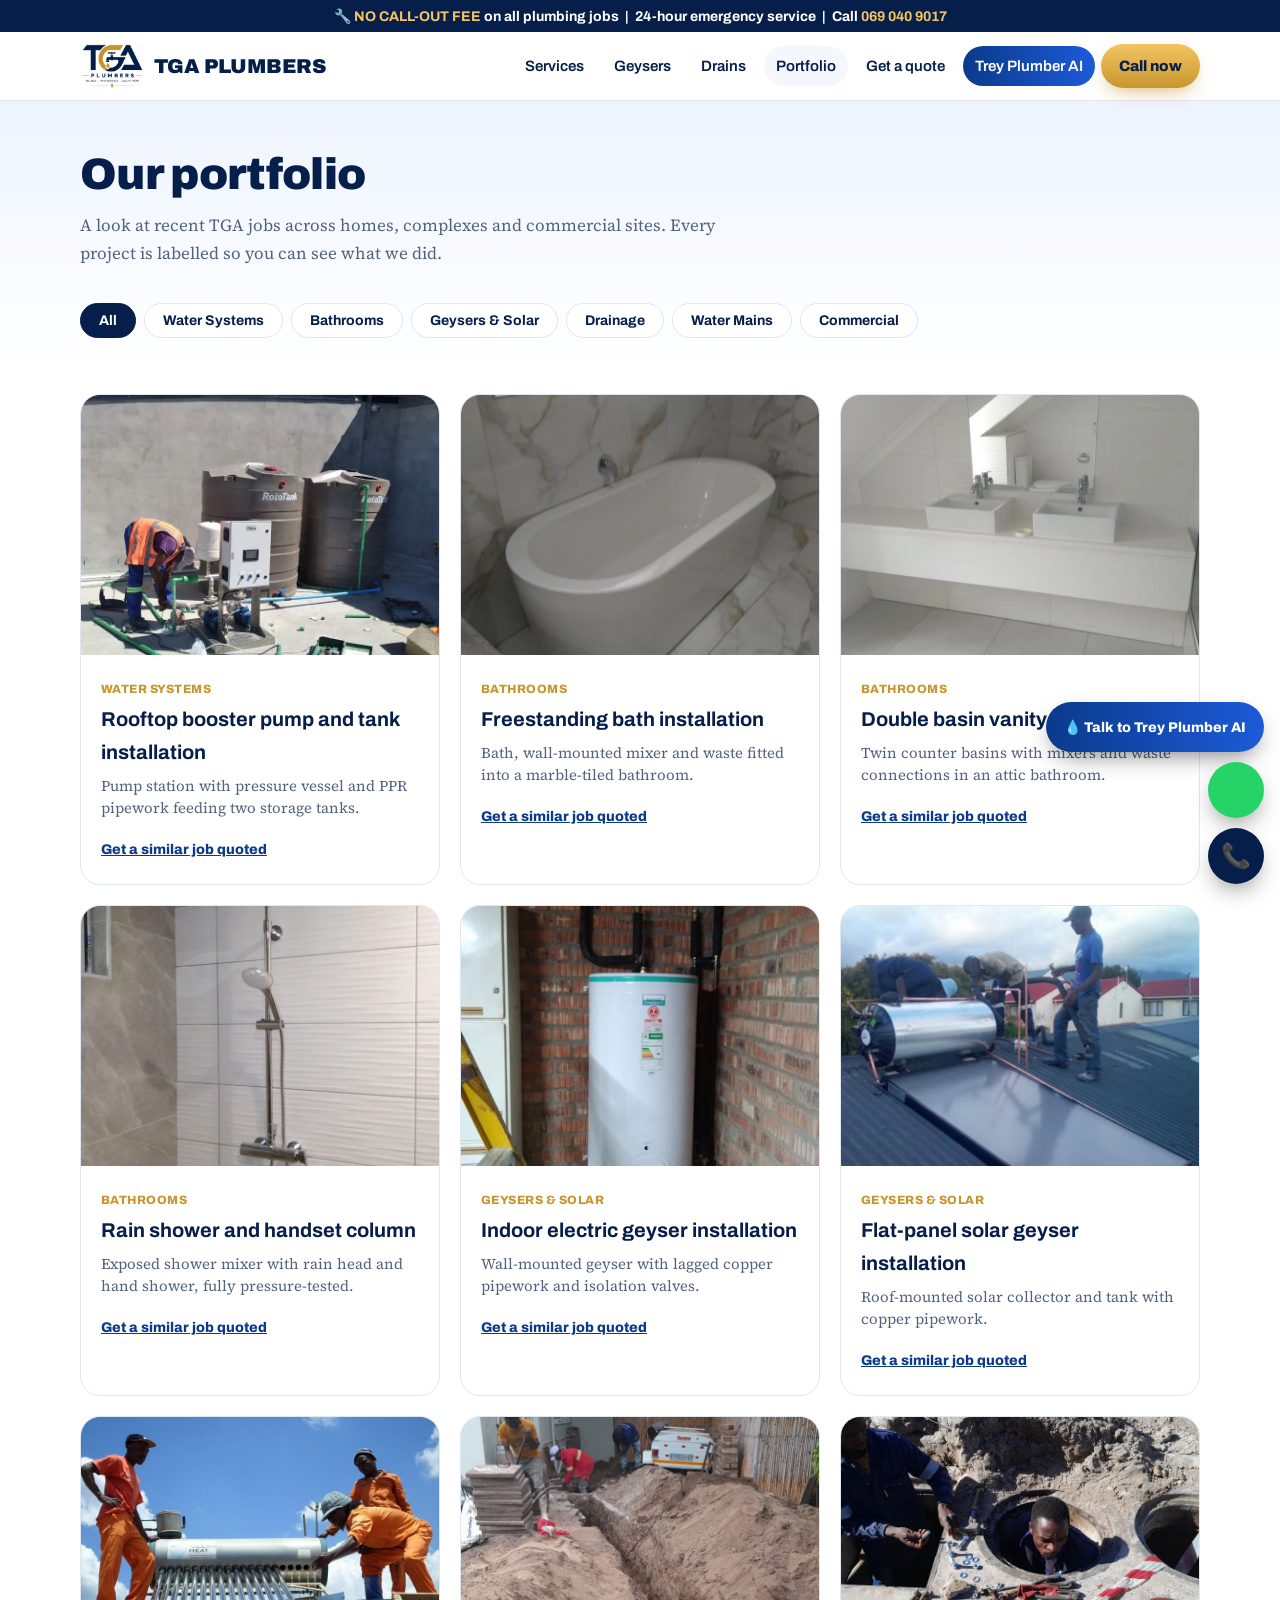
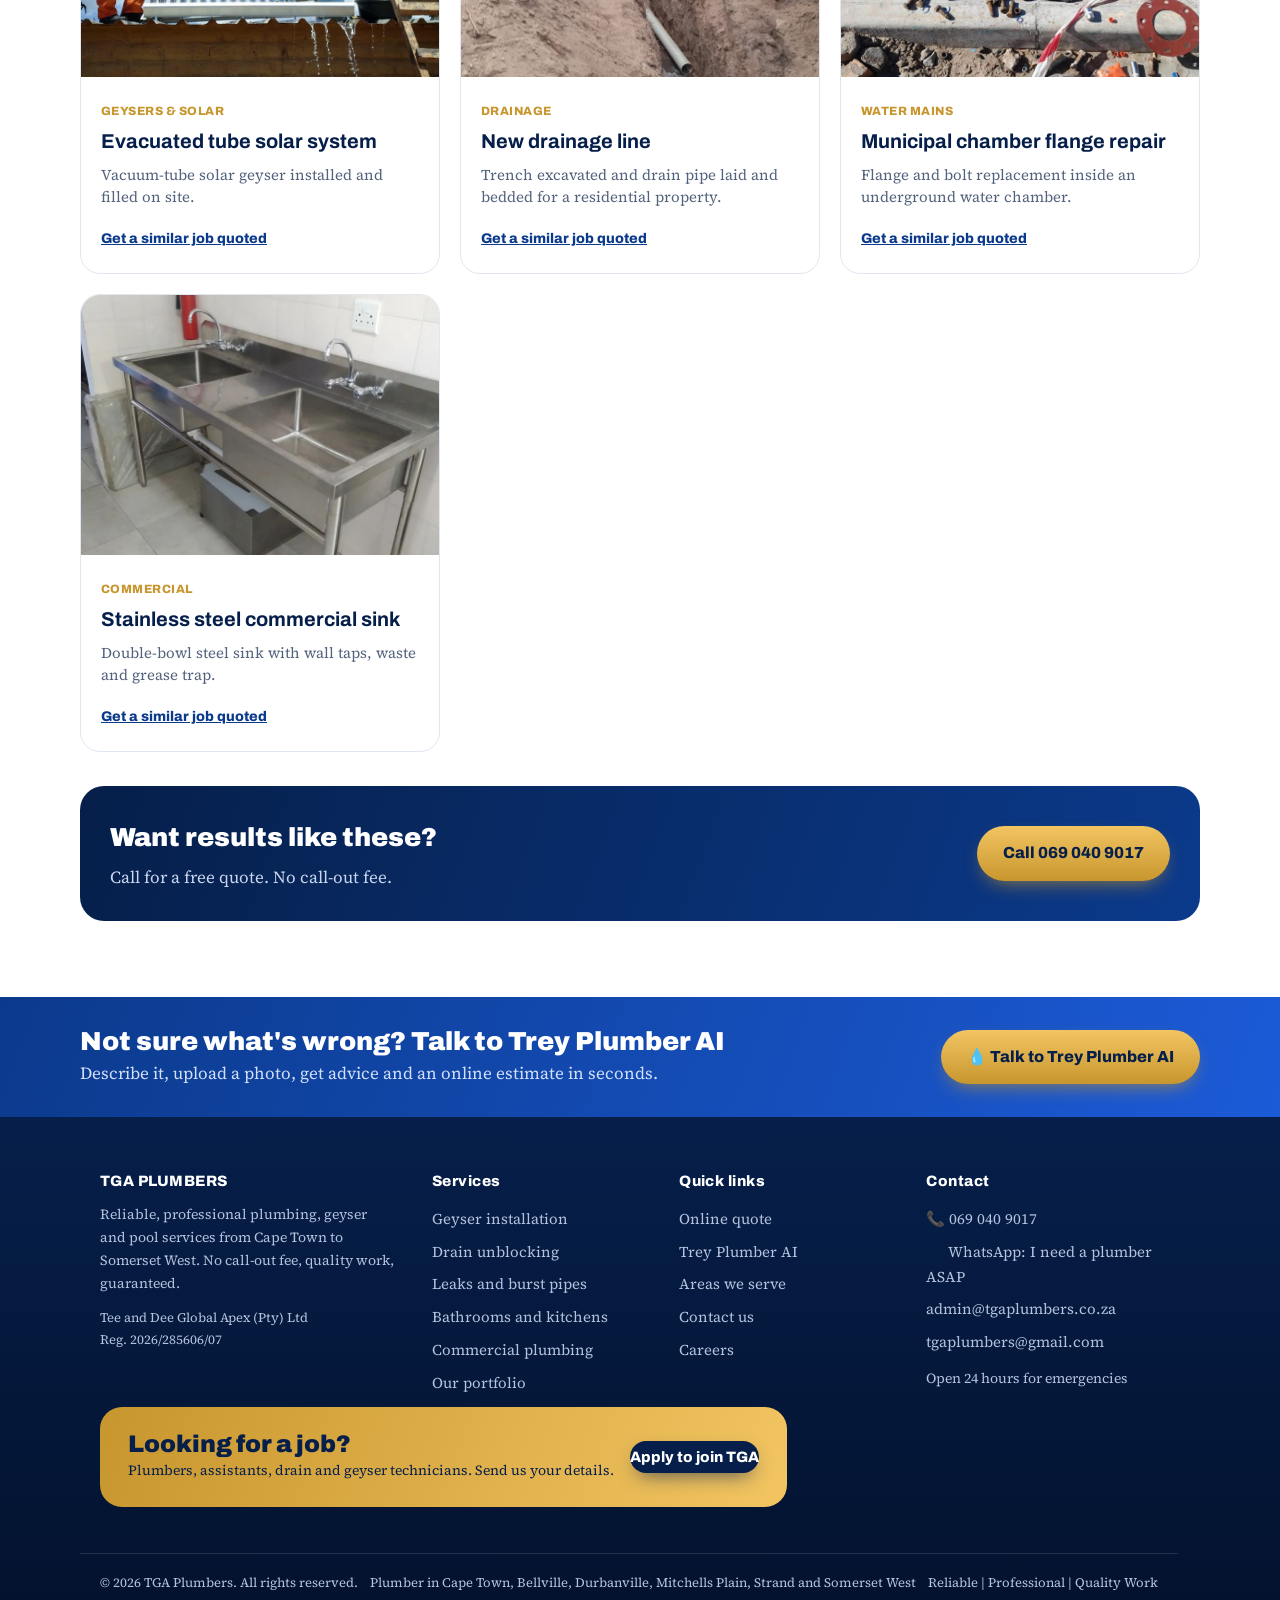
<file: portfolio.html>
<!DOCTYPE html>
<html lang="en-ZA"><head><meta charset="utf-8"><meta name="viewport" content="width=device-width, initial-scale=1"><meta name="color-scheme" content="light">
<title>Plumbing Portfolio | Bathrooms, Geysers, Solar, Drainage | TGA Plumbers</title><meta name="description" content="See recent TGA Plumbers projects: bathrooms, geyser and solar installations, water systems, drainage and commercial plumbing in Cape Town."><meta name="robots" content="index,follow">
<meta property="og:type" content="website"><meta property="og:title" content="Plumbing Portfolio | Bathrooms, Geysers, Solar, Drainage | TGA Plumbers"><meta property="og:description" content="See recent TGA Plumbers projects: bathrooms, geyser and solar installations, water systems, drainage and commercial plumbing in Cape Town."><meta property="og:locale" content="en_ZA"><meta property="og:image" content="https://trevor99-source.github.io/tga-plumbers/logo.png">
<link rel="icon" href="favicon.png"><link href="https://fonts.googleapis.com/css2?family=Archivo:wght@400;600;800;900&family=Source+Serif+4:wght@400;600&display=swap" rel="stylesheet"><link rel="stylesheet" href="style.css"></head><body><svg style="display:none"><symbol id="wa" viewBox="0 0 24 24"><path d="M17.472 14.382c-.297-.149-1.758-.867-2.03-.967-.273-.099-.471-.148-.67.15-.197.297-.767.966-.94 1.164-.173.199-.347.223-.644.075-.297-.15-1.255-.463-2.39-1.475-.883-.788-1.48-1.761-1.653-2.059-.173-.297-.018-.458.13-.606.134-.133.298-.347.446-.52.149-.174.198-.298.298-.497.099-.198.05-.371-.025-.52-.075-.149-.669-1.612-.916-2.207-.242-.579-.487-.5-.669-.51-.173-.008-.371-.01-.57-.01-.198 0-.52.074-.792.372-.272.297-1.04 1.016-1.04 2.479 0 1.462 1.065 2.875 1.213 3.074.149.198 2.096 3.2 5.077 4.487.709.306 1.262.489 1.694.625.712.227 1.36.195 1.871.118.571-.085 1.758-.719 2.006-1.413.248-.694.248-1.289.173-1.413-.074-.124-.272-.198-.57-.347m-5.421 7.403h-.004a9.87 9.87 0 01-5.031-1.378l-.361-.214-3.741.982.998-3.648-.235-.374a9.86 9.86 0 01-1.51-5.26c.001-5.45 4.436-9.884 9.888-9.884 2.64 0 5.122 1.03 6.988 2.898a9.825 9.825 0 012.893 6.994c-.003 5.45-4.437 9.884-9.885 9.884m8.413-18.297A11.815 11.815 0 0012.05 0C5.495 0 .16 5.335.157 11.892c0 2.096.547 4.142 1.588 5.945L.057 24l6.305-1.654a11.882 11.882 0 005.683 1.448h.005c6.554 0 11.89-5.335 11.893-11.893a11.821 11.821 0 00-3.48-8.413Z"/></symbol></svg><div class="top">🔧 <b>NO CALL-OUT FEE</b> on all plumbing jobs &nbsp;|&nbsp; 24-hour emergency service &nbsp;|&nbsp; Call <b>069 040 9017</b></div>
<header><div class="wrap"><a class="brand" href="index.html"><img src="logo.png" alt="TGA Plumbers logo"><span>TGA PLUMBERS</span></a>
<nav><a href="index.html#services">Services</a><a href="geysers.html">Geysers</a><a href="drains.html">Drains</a><a class="on" href="portfolio.html">Portfolio</a><a href="quote.html">Get a quote</a><a class="ai" href="trey-plumber-ai.html">Trey Plumber AI</a><a class="btn" href="tel:0690409017">Call now</a></nav></div></header><main><div class="ph"><div class="wrap"><h2>Our portfolio</h2><p class="lead">A look at recent TGA jobs across homes, complexes and commercial sites. Every project is labelled so you can see what we did.</p><div class="filters" id="pfil"></div></div></div>
<section style="padding-top:20px"><div class="wrap"><div class="pf" id="pf"></div>
<div class="band"><div><h3>Want results like these?</h3><p>Call for a free quote. No call-out fee.</p></div><a class="btn" href="tel:0690409017">Call 069 040 9017</a></div></div></section></main><div class="aibar" id="aibar"><div class="wrap"><div><h3>Not sure what's wrong? Talk to Trey Plumber AI</h3><p>Describe it, upload a photo, get advice and an online estimate in seconds.</p></div><a class="btn" href="trey-plumber-ai.html">💧 Talk to Trey Plumber AI</a></div></div>
<div class="dock"><a class="ai" id="dai" href="trey-plumber-ai.html">💧 Talk to Trey Plumber AI</a><a class="w" href="https://wa.me/27690409017?text=I%20need%20a%20plumber%20ASAP" aria-label="WhatsApp TGA: I need a plumber ASAP"><svg class="wi" viewBox="0 0 24 24" aria-hidden="true"><use href="index.html#wa"/></svg></a><a class="c" href="tel:0690409017" aria-label="Call TGA">📞</a></div>
<footer class="ft"><div class="wrap"><div class="cols">
<div><h5>TGA PLUMBERS</h5><p style="margin:0 0 12px">Reliable, professional plumbing, geyser and pool services from Cape Town to Somerset West. No call-out fee, quality work, guaranteed.</p><p style="margin:0;font-size:13px">Tee and Dee Global Apex (Pty) Ltd<br>Reg. 2026/285606/07</p></div>
<div><h5>Services</h5><a href="geysers.html">Geyser installation</a><a href="drains.html">Drain unblocking</a><a href="index.html#services">Leaks and burst pipes</a><a href="index.html#services">Bathrooms and kitchens</a><a href="index.html#services">Commercial plumbing</a><a href="portfolio.html">Our portfolio</a></div>
<div><h5>Quick links</h5><a href="quote.html">Online quote</a><a href="trey-plumber-ai.html">Trey Plumber AI</a><a href="index.html#areas">Areas we serve</a><a href="index.html#contact">Contact us</a><a href="careers.html">Careers</a></div>
<div><h5>Contact</h5><a href="tel:0690409017">📞 069 040 9017</a><a href="https://wa.me/27690409017?text=I%20need%20a%20plumber%20ASAP"><svg class="wi" viewBox="0 0 24 24" aria-hidden="true"><use href="index.html#wa"/></svg> WhatsApp: I need a plumber ASAP</a><a href="mailto:admin@tgaplumbers.co.za">admin@tgaplumbers.co.za</a><a href="mailto:tgaplumbers@gmail.com">tgaplumbers@gmail.com</a><p style="margin:8px 0 0;font-size:14px">Open 24 hours for emergencies</p></div></div>
<div class="jobs"><div><h3>Looking for a job?</h3><p>Plumbers, assistants, drain and geyser technicians. Send us your details.</p></div><a class="btn navy" href="careers.html">Apply to join TGA</a></div>
<div class="btm"><span>© 2026 TGA Plumbers. All rights reserved.</span><span>Plumber in Cape Town, Bellville, Durbanville, Mitchells Plain, Strand and Somerset West</span><span>Reliable | Professional | Quality Work</span></div></div></footer><script src="site.js" defer></script></body></html>
</file>
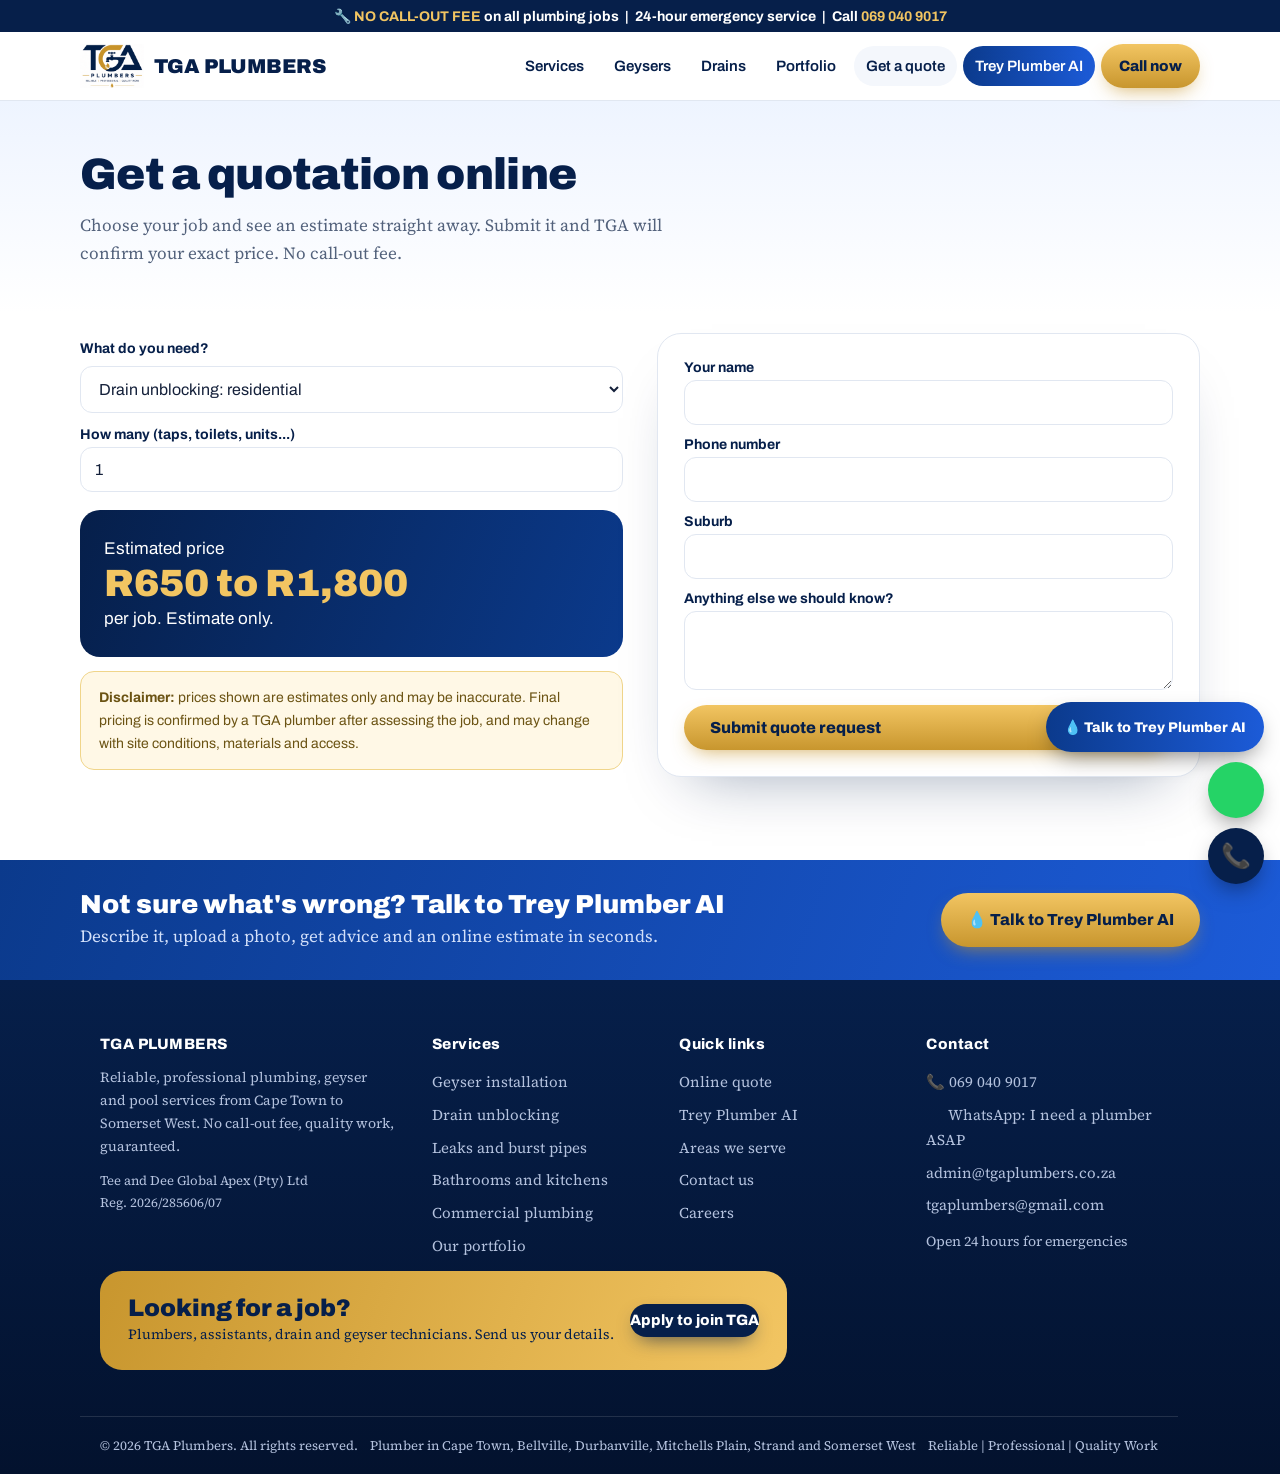
<file: quote.html>
<!DOCTYPE html>
<html lang="en-ZA"><head><meta charset="utf-8"><meta name="viewport" content="width=device-width, initial-scale=1"><meta name="color-scheme" content="light">
<title>Online Plumbing Quote Cape Town | Instant Estimate | TGA Plumbers</title><meta name="description" content="Get an instant online plumbing estimate in Cape Town. Plumbing CoC R1,000, leak detection R1,800, geysers and drains. No call-out fee."><meta name="robots" content="index,follow">
<meta property="og:type" content="website"><meta property="og:title" content="Online Plumbing Quote Cape Town | Instant Estimate | TGA Plumbers"><meta property="og:description" content="Get an instant online plumbing estimate in Cape Town. Plumbing CoC R1,000, leak detection R1,800, geysers and drains. No call-out fee."><meta property="og:locale" content="en_ZA"><meta property="og:image" content="https://trevor99-source.github.io/tga-plumbers/logo.png">
<link rel="icon" href="favicon.png"><link href="https://fonts.googleapis.com/css2?family=Archivo:wght@400;600;800;900&family=Source+Serif+4:wght@400;600&display=swap" rel="stylesheet"><link rel="stylesheet" href="style.css"></head><body><svg style="display:none"><symbol id="wa" viewBox="0 0 24 24"><path d="M17.472 14.382c-.297-.149-1.758-.867-2.03-.967-.273-.099-.471-.148-.67.15-.197.297-.767.966-.94 1.164-.173.199-.347.223-.644.075-.297-.15-1.255-.463-2.39-1.475-.883-.788-1.48-1.761-1.653-2.059-.173-.297-.018-.458.13-.606.134-.133.298-.347.446-.52.149-.174.198-.298.298-.497.099-.198.05-.371-.025-.52-.075-.149-.669-1.612-.916-2.207-.242-.579-.487-.5-.669-.51-.173-.008-.371-.01-.57-.01-.198 0-.52.074-.792.372-.272.297-1.04 1.016-1.04 2.479 0 1.462 1.065 2.875 1.213 3.074.149.198 2.096 3.2 5.077 4.487.709.306 1.262.489 1.694.625.712.227 1.36.195 1.871.118.571-.085 1.758-.719 2.006-1.413.248-.694.248-1.289.173-1.413-.074-.124-.272-.198-.57-.347m-5.421 7.403h-.004a9.87 9.87 0 01-5.031-1.378l-.361-.214-3.741.982.998-3.648-.235-.374a9.86 9.86 0 01-1.51-5.26c.001-5.45 4.436-9.884 9.888-9.884 2.64 0 5.122 1.03 6.988 2.898a9.825 9.825 0 012.893 6.994c-.003 5.45-4.437 9.884-9.885 9.884m8.413-18.297A11.815 11.815 0 0012.05 0C5.495 0 .16 5.335.157 11.892c0 2.096.547 4.142 1.588 5.945L.057 24l6.305-1.654a11.882 11.882 0 005.683 1.448h.005c6.554 0 11.89-5.335 11.893-11.893a11.821 11.821 0 00-3.48-8.413Z"/></symbol></svg><div class="top">🔧 <b>NO CALL-OUT FEE</b> on all plumbing jobs &nbsp;|&nbsp; 24-hour emergency service &nbsp;|&nbsp; Call <b>069 040 9017</b></div>
<header><div class="wrap"><a class="brand" href="index.html"><img src="logo.png" alt="TGA Plumbers logo"><span>TGA PLUMBERS</span></a>
<nav><a href="index.html#services">Services</a><a href="geysers.html">Geysers</a><a href="drains.html">Drains</a><a href="portfolio.html">Portfolio</a><a class="on" href="quote.html">Get a quote</a><a class="ai" href="trey-plumber-ai.html">Trey Plumber AI</a><a class="btn" href="tel:0690409017">Call now</a></nav></div></header><main><div class="ph"><div class="wrap"><h2>Get a quotation online</h2><p class="lead">Choose your job and see an estimate straight away. Submit it and TGA will confirm your exact price. No call-out fee.</p></div></div>
<section style="padding-top:20px"><div class="wrap qw"><div><label>What do you need?<select id="qs"></select></label><label style="display:block;margin-top:14px">How many (taps, toilets, units...)<input id="qn" type="number" min="1" value="1"></label><div class="est" style="margin-top:18px"><span class="sans">Estimated price</span><b id="qe">R0</b><span class="sans" id="qu"></span></div><p class="disc"><b>Disclaimer:</b> prices shown are estimates only and may be inaccurate. Final pricing is confirmed by a TGA plumber after assessing the job, and may change with site conditions, materials and access.</p></div>
<form id="qf"><label>Your name<input name="n" required></label><label>Phone number<input name="p" type="tel" required></label><label>Suburb<input name="a"></label><label>Anything else we should know?<textarea name="d" rows="3"></textarea></label><button class="btn" type="submit">Submit quote request</button></form></div></section></main><div class="aibar" id="aibar"><div class="wrap"><div><h3>Not sure what's wrong? Talk to Trey Plumber AI</h3><p>Describe it, upload a photo, get advice and an online estimate in seconds.</p></div><a class="btn" href="trey-plumber-ai.html">💧 Talk to Trey Plumber AI</a></div></div>
<div class="dock"><a class="ai" id="dai" href="trey-plumber-ai.html">💧 Talk to Trey Plumber AI</a><a class="w" href="https://wa.me/27690409017?text=I%20need%20a%20plumber%20ASAP" aria-label="WhatsApp TGA: I need a plumber ASAP"><svg class="wi" viewBox="0 0 24 24" aria-hidden="true"><use href="index.html#wa"/></svg></a><a class="c" href="tel:0690409017" aria-label="Call TGA">📞</a></div>
<footer class="ft"><div class="wrap"><div class="cols">
<div><h5>TGA PLUMBERS</h5><p style="margin:0 0 12px">Reliable, professional plumbing, geyser and pool services from Cape Town to Somerset West. No call-out fee, quality work, guaranteed.</p><p style="margin:0;font-size:13px">Tee and Dee Global Apex (Pty) Ltd<br>Reg. 2026/285606/07</p></div>
<div><h5>Services</h5><a href="geysers.html">Geyser installation</a><a href="drains.html">Drain unblocking</a><a href="index.html#services">Leaks and burst pipes</a><a href="index.html#services">Bathrooms and kitchens</a><a href="index.html#services">Commercial plumbing</a><a href="portfolio.html">Our portfolio</a></div>
<div><h5>Quick links</h5><a href="quote.html">Online quote</a><a href="trey-plumber-ai.html">Trey Plumber AI</a><a href="index.html#areas">Areas we serve</a><a href="index.html#contact">Contact us</a><a href="careers.html">Careers</a></div>
<div><h5>Contact</h5><a href="tel:0690409017">📞 069 040 9017</a><a href="https://wa.me/27690409017?text=I%20need%20a%20plumber%20ASAP"><svg class="wi" viewBox="0 0 24 24" aria-hidden="true"><use href="index.html#wa"/></svg> WhatsApp: I need a plumber ASAP</a><a href="mailto:admin@tgaplumbers.co.za">admin@tgaplumbers.co.za</a><a href="mailto:tgaplumbers@gmail.com">tgaplumbers@gmail.com</a><p style="margin:8px 0 0;font-size:14px">Open 24 hours for emergencies</p></div></div>
<div class="jobs"><div><h3>Looking for a job?</h3><p>Plumbers, assistants, drain and geyser technicians. Send us your details.</p></div><a class="btn navy" href="careers.html">Apply to join TGA</a></div>
<div class="btm"><span>© 2026 TGA Plumbers. All rights reserved.</span><span>Plumber in Cape Town, Bellville, Durbanville, Mitchells Plain, Strand and Somerset West</span><span>Reliable | Professional | Quality Work</span></div></div></footer><script src="site.js" defer></script></body></html>
</file>
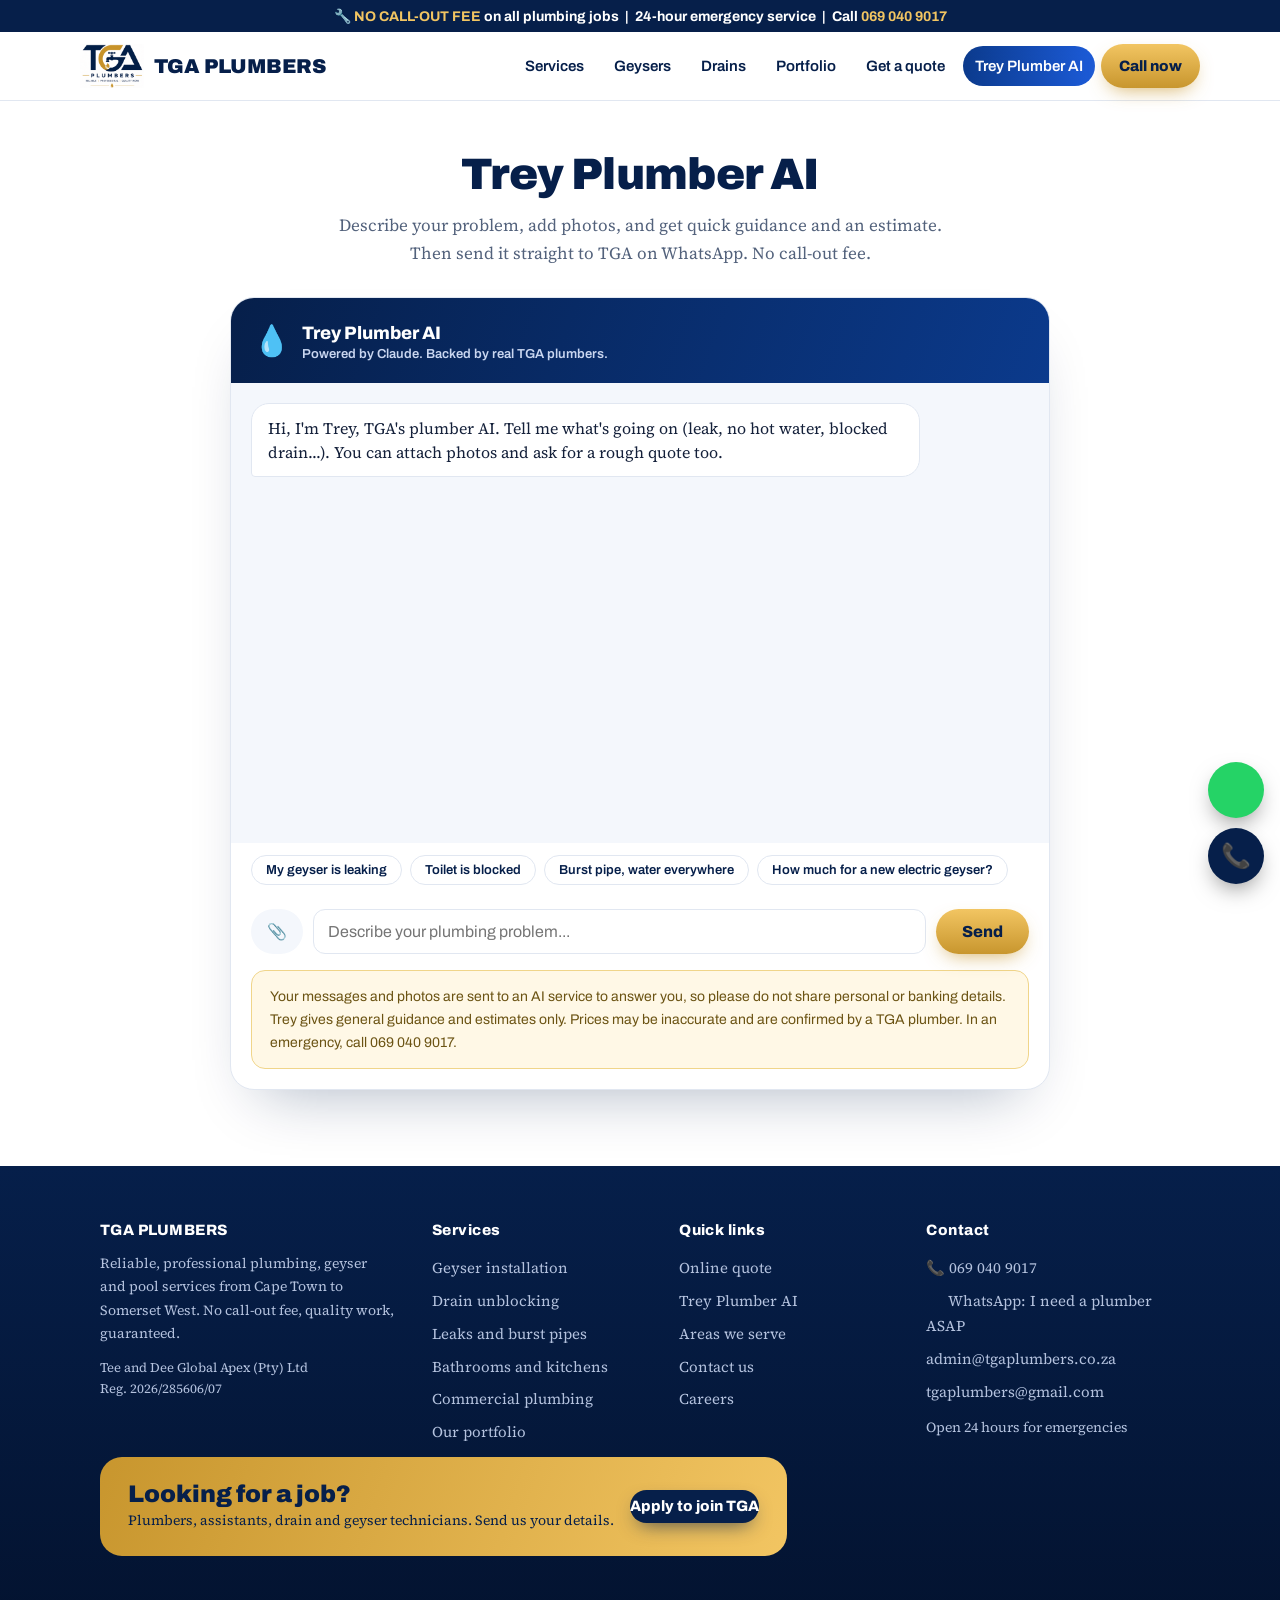
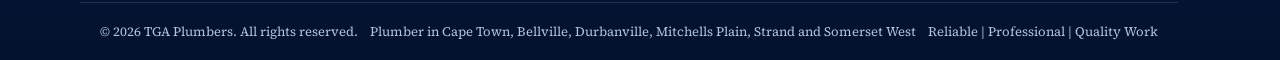
<file: trey-plumber-ai.html>
<!DOCTYPE html>
<html lang="en-ZA"><head><meta charset="utf-8"><meta name="viewport" content="width=device-width, initial-scale=1"><meta name="color-scheme" content="light">
<title>Trey Plumber AI | Ask a Plumber Online | TGA Plumbers</title><meta name="description" content="Describe your plumbing problem, add photos and get advice and an estimate from Trey Plumber AI. Backed by TGA Plumbers, no call-out fee."><meta name="robots" content="index,follow">
<meta property="og:type" content="website"><meta property="og:title" content="Trey Plumber AI | Ask a Plumber Online | TGA Plumbers"><meta property="og:description" content="Describe your plumbing problem, add photos and get advice and an estimate from Trey Plumber AI. Backed by TGA Plumbers, no call-out fee."><meta property="og:locale" content="en_ZA"><meta property="og:image" content="https://trevor99-source.github.io/tga-plumbers/logo.png">
<link rel="icon" href="favicon.png"><link href="https://fonts.googleapis.com/css2?family=Archivo:wght@400;600;800;900&family=Source+Serif+4:wght@400;600&display=swap" rel="stylesheet"><link rel="stylesheet" href="style.css"></head><body><svg style="display:none"><symbol id="wa" viewBox="0 0 24 24"><path d="M17.472 14.382c-.297-.149-1.758-.867-2.03-.967-.273-.099-.471-.148-.67.15-.197.297-.767.966-.94 1.164-.173.199-.347.223-.644.075-.297-.15-1.255-.463-2.39-1.475-.883-.788-1.48-1.761-1.653-2.059-.173-.297-.018-.458.13-.606.134-.133.298-.347.446-.52.149-.174.198-.298.298-.497.099-.198.05-.371-.025-.52-.075-.149-.669-1.612-.916-2.207-.242-.579-.487-.5-.669-.51-.173-.008-.371-.01-.57-.01-.198 0-.52.074-.792.372-.272.297-1.04 1.016-1.04 2.479 0 1.462 1.065 2.875 1.213 3.074.149.198 2.096 3.2 5.077 4.487.709.306 1.262.489 1.694.625.712.227 1.36.195 1.871.118.571-.085 1.758-.719 2.006-1.413.248-.694.248-1.289.173-1.413-.074-.124-.272-.198-.57-.347m-5.421 7.403h-.004a9.87 9.87 0 01-5.031-1.378l-.361-.214-3.741.982.998-3.648-.235-.374a9.86 9.86 0 01-1.51-5.26c.001-5.45 4.436-9.884 9.888-9.884 2.64 0 5.122 1.03 6.988 2.898a9.825 9.825 0 012.893 6.994c-.003 5.45-4.437 9.884-9.885 9.884m8.413-18.297A11.815 11.815 0 0012.05 0C5.495 0 .16 5.335.157 11.892c0 2.096.547 4.142 1.588 5.945L.057 24l6.305-1.654a11.882 11.882 0 005.683 1.448h.005c6.554 0 11.89-5.335 11.893-11.893a11.821 11.821 0 00-3.48-8.413Z"/></symbol></svg><div class="top">🔧 <b>NO CALL-OUT FEE</b> on all plumbing jobs &nbsp;|&nbsp; 24-hour emergency service &nbsp;|&nbsp; Call <b>069 040 9017</b></div>
<header><div class="wrap"><a class="brand" href="index.html"><img src="logo.png" alt="TGA Plumbers logo"><span>TGA PLUMBERS</span></a>
<nav><a href="index.html#services">Services</a><a href="geysers.html">Geysers</a><a href="drains.html">Drains</a><a href="portfolio.html">Portfolio</a><a href="quote.html">Get a quote</a><a class="ai" href="trey-plumber-ai.html">Trey Plumber AI</a><a class="btn" href="tel:0690409017">Call now</a></nav></div></header><main><section style="padding-top:50px"><div class="wrap"><div style="text-align:center;max-width:640px;margin:0 auto 30px"><h2>Trey Plumber AI</h2><p class="lead" style="margin:0 auto">Describe your problem, add photos, and get quick guidance and an estimate. Then send it straight to TGA on WhatsApp. No call-out fee.</p></div>
<div class="chat"><div class="chead"><span style="font-size:30px">💧</span><div><b>Trey Plumber AI</b><small>Powered by Claude. Backed by real TGA plumbers.</small></div></div>
<div class="log" id="log" aria-live="polite"><div class="m a">Hi, I'm Trey, TGA's plumber AI. Tell me what's going on (leak, no hot water, blocked drain...). You can attach photos and ask for a rough quote too.</div></div>
<div class="sugg" id="sg"><button>My geyser is leaking</button><button>Toilet is blocked</button><button>Burst pipe, water everywhere</button><button>How much for a new electric geyser?</button></div>
<div class="th" id="th"></div><div class="cin"><button class="btn att" id="ca" type="button" aria-label="Attach photos">📎</button><input type="file" id="cf2" accept="image/*" multiple hidden><input id="ci" placeholder="Describe your plumbing problem..." aria-label="Describe your problem"><button class="btn" id="cs">Send</button></div>
<div class="sendwa" id="sw" style="display:none"><a class="btn wa" id="swl" target="_blank" rel="noopener"><svg class="wi" viewBox="0 0 24 24" aria-hidden="true"><use href="index.html#wa"/></svg> Send this enquiry to TGA on WhatsApp</a><p class="tw" style="padding:8px 0 0">WhatsApp links can't carry photos. Attach your photos in the chat once it opens.</p></div>
<p class="disc" style="margin:0 20px 20px">Your messages and photos are sent to an AI service to answer you, so please do not share personal or banking details. Trey gives general guidance and estimates only. Prices may be inaccurate and are confirmed by a TGA plumber. In an emergency, call 069 040 9017.</p></div></div></section></main><div class="dock"><a class="w" href="https://wa.me/27690409017?text=I%20need%20a%20plumber%20ASAP" aria-label="WhatsApp TGA: I need a plumber ASAP"><svg class="wi" viewBox="0 0 24 24" aria-hidden="true"><use href="index.html#wa"/></svg></a><a class="c" href="tel:0690409017" aria-label="Call TGA">📞</a></div>
<footer class="ft"><div class="wrap"><div class="cols">
<div><h5>TGA PLUMBERS</h5><p style="margin:0 0 12px">Reliable, professional plumbing, geyser and pool services from Cape Town to Somerset West. No call-out fee, quality work, guaranteed.</p><p style="margin:0;font-size:13px">Tee and Dee Global Apex (Pty) Ltd<br>Reg. 2026/285606/07</p></div>
<div><h5>Services</h5><a href="geysers.html">Geyser installation</a><a href="drains.html">Drain unblocking</a><a href="index.html#services">Leaks and burst pipes</a><a href="index.html#services">Bathrooms and kitchens</a><a href="index.html#services">Commercial plumbing</a><a href="portfolio.html">Our portfolio</a></div>
<div><h5>Quick links</h5><a href="quote.html">Online quote</a><a href="trey-plumber-ai.html">Trey Plumber AI</a><a href="index.html#areas">Areas we serve</a><a href="index.html#contact">Contact us</a><a href="careers.html">Careers</a></div>
<div><h5>Contact</h5><a href="tel:0690409017">📞 069 040 9017</a><a href="https://wa.me/27690409017?text=I%20need%20a%20plumber%20ASAP"><svg class="wi" viewBox="0 0 24 24" aria-hidden="true"><use href="index.html#wa"/></svg> WhatsApp: I need a plumber ASAP</a><a href="mailto:admin@tgaplumbers.co.za">admin@tgaplumbers.co.za</a><a href="mailto:tgaplumbers@gmail.com">tgaplumbers@gmail.com</a><p style="margin:8px 0 0;font-size:14px">Open 24 hours for emergencies</p></div></div>
<div class="jobs"><div><h3>Looking for a job?</h3><p>Plumbers, assistants, drain and geyser technicians. Send us your details.</p></div><a class="btn navy" href="careers.html">Apply to join TGA</a></div>
<div class="btm"><span>© 2026 TGA Plumbers. All rights reserved.</span><span>Plumber in Cape Town, Bellville, Durbanville, Mitchells Plain, Strand and Somerset West</span><span>Reliable | Professional | Quality Work</span></div></div></footer><script src="config.js"></script><script src="site.js" defer></script></body></html>
</file>
<file: style.css>
:root{--navy:#061F4A;--blue:#0B3A8C;--gold:#C8962E;--gold2:#F2C562;--soft:#F4F7FC;--ink:#14203A;--mute:#53627C;--line:#E1E7F1}
*{box-sizing:border-box}html{scroll-behavior:smooth;scroll-padding-top:76px}
body{margin:0;background:#fff;color:var(--ink);font:17px/1.65 'Source Serif 4',Georgia,serif}
h1,h2,h3,button,input,textarea,select,nav a,.btn,label,.sans{font-family:'Archivo',Arial,sans-serif}
img{max-width:100%;display:block}a{color:inherit}
.wrap{max-width:1160px;margin:0 auto;padding:0 20px}
.top{background:var(--navy);color:#fff;font:700 14px 'Archivo',sans-serif;text-align:center;padding:8px 12px}
.top b{color:var(--gold2)}
header{position:sticky;top:0;z-index:30;background:#fff;border-bottom:1px solid var(--line)}
header .wrap{display:flex;align-items:center;justify-content:space-between;height:68px;gap:14px}
.brand{display:flex;align-items:center;gap:10px;text-decoration:none;font:900 20px 'Archivo',sans-serif;color:var(--navy)}
.brand img{height:44px;width:auto}
nav{display:flex;gap:6px;align-items:center}
nav a{text-decoration:none;font-weight:600;font-size:15px;padding:8px 12px;border-radius:99px;color:var(--navy)}
nav a:hover,nav a.on{background:var(--soft)}
nav a.ai{background:linear-gradient(90deg,var(--blue),#1C5BD8);color:#fff}
.btn{display:inline-flex;align-items:center;gap:8px;padding:14px 26px;border-radius:99px;font-weight:800;text-decoration:none;font-size:16px;border:0;background:linear-gradient(180deg,var(--gold2),var(--gold));color:var(--navy);cursor:pointer;box-shadow:0 8px 20px -8px #C8962Ecc;transition:transform .15s}
.btn:hover{transform:translateY(-2px)}
.btn.navy{background:var(--navy);color:#fff;box-shadow:0 8px 20px -8px #061F4Acc}
.btn.line{background:#fff;color:var(--navy);box-shadow:inset 0 0 0 2px var(--navy)}
nav .btn{padding:10px 18px;font-size:15px}
.view{display:none}.view.on{display:block}
/* hero */
.hero{position:relative;background:linear-gradient(180deg,#EEF4FF,#fff);overflow:hidden;padding:56px 0 70px}
.hero:before,.hero:after{content:"";position:absolute;border-radius:50%;background:radial-gradient(circle at 30% 30%,#C8962E33,#C8962E00 70%)}
.hero:before{width:520px;height:520px;right:-140px;top:-160px}.hero:after{width:380px;height:380px;left:-120px;bottom:-160px;background:radial-gradient(circle,#0B3A8C22,#0B3A8C00 70%)}
.hero .wrap{position:relative;display:grid;grid-template-columns:1.1fr .9fr;gap:48px;align-items:center}
.badge{display:inline-flex;gap:8px;align-items:center;background:var(--navy);color:#fff;font:800 14px 'Archivo',sans-serif;padding:8px 16px;border-radius:99px;margin-bottom:18px}
.badge i{width:9px;height:9px;border-radius:50%;background:#3EE08B;animation:pulse 1.6s infinite}
@keyframes pulse{50%{box-shadow:0 0 0 7px #3EE08B00;background:#3EE08B}0%{box-shadow:0 0 0 0 #3EE08B99}}
h1{font-size:clamp(38px,6vw,68px);line-height:1.02;margin:0 0 18px;font-weight:900;letter-spacing:-.025em;color:var(--navy)}
h1 span{background:linear-gradient(transparent 62%,var(--gold2) 62%);padding:0 4px}
.hero p{font-size:19px;color:var(--mute);max-width:31em;margin:0 0 26px}
.cta{display:flex;gap:12px;flex-wrap:wrap}
.ticks{display:flex;gap:8px 22px;flex-wrap:wrap;margin-top:24px;font:700 14px 'Archivo',sans-serif;color:var(--navy)}
.ticks span:before{content:"✓ ";color:var(--gold)}
.photo{position:relative}
.photo img{width:100%;height:430px;object-fit:cover;border-radius:28px 28px 120px 28px;box-shadow:0 30px 60px -25px #061F4A88}
.float{position:absolute;background:#fff;border-radius:16px;padding:12px 16px;box-shadow:0 14px 34px -12px #061F4A66;font:800 15px 'Archivo',sans-serif;color:var(--navy)}
.float small{display:block;font-weight:600;color:var(--mute);font-size:12px}
.f1{left:-24px;bottom:60px;animation:bob 4s ease-in-out infinite}.f2{right:-8px;top:24px;animation:bob 5s ease-in-out infinite reverse}
@keyframes bob{50%{transform:translateY(-9px)}}
.stats{background:var(--navy);color:#fff}
.stats .wrap{display:grid;grid-template-columns:repeat(4,1fr);gap:10px;padding-top:26px;padding-bottom:26px;text-align:center}
.stats b{display:block;font:900 30px 'Archivo',sans-serif;color:var(--gold2)}.stats span{font:600 14px 'Archivo',sans-serif;color:#C4D0E8}
section{padding:76px 0}.alt{background:var(--soft)}
h2{font-size:clamp(28px,4vw,44px);line-height:1.08;margin:0 0 12px;font-weight:900;letter-spacing:-.015em;color:var(--navy)}
.lead{color:var(--mute);max-width:38em;margin:0 0 36px}
.grid{display:grid;grid-template-columns:repeat(auto-fill,minmax(250px,1fr));gap:16px}
.card{background:#fff;border:1px solid var(--line);border-radius:18px;padding:22px;transition:.2s}
.card:hover{transform:translateY(-4px);box-shadow:0 18px 36px -18px #061F4A55;border-color:var(--gold)}
.card h3{margin:0 0 6px;font-size:18px;color:var(--navy);display:flex;gap:10px;align-items:center}
.card h3 i{font-style:normal;width:38px;height:38px;border-radius:12px;background:linear-gradient(135deg,var(--navy),var(--blue));display:grid;place-items:center;font-size:18px;flex:none}
.card p{margin:0;font-size:15px;color:var(--mute);line-height:1.5}
.band{margin-top:34px;background:linear-gradient(110deg,var(--navy),var(--blue));color:#fff;border-radius:24px;padding:30px;display:flex;justify-content:space-between;gap:20px;align-items:center;flex-wrap:wrap}
.band h3{margin:0;font-size:26px;font-weight:900}.band p{margin:4px 0 0;color:#C9D6F0}
.steps{display:grid;grid-template-columns:repeat(4,1fr);gap:16px;counter-reset:s}
.steps div{background:#fff;border-radius:18px;padding:22px;border:1px solid var(--line);position:relative}
.steps div:before{counter-increment:s;content:counter(s);position:absolute;top:-16px;left:20px;width:34px;height:34px;border-radius:50%;background:var(--gold);color:var(--navy);font:900 16px 'Archivo',sans-serif;display:grid;place-items:center}
.steps h3{margin:8px 0 4px;color:var(--navy)}.steps p{margin:0;font-size:15px;color:var(--mute)}
/* portfolio */
.ph{background:linear-gradient(180deg,#EEF4FF,#fff);padding:50px 0 10px}
.filters{display:flex;gap:8px;flex-wrap:wrap;margin:0 0 26px}
.filters button{border:1px solid var(--line);background:#fff;padding:9px 18px;border-radius:99px;font-weight:700;font-size:14px;cursor:pointer;color:var(--navy)}
.filters button.on{background:var(--navy);color:#fff;border-color:var(--navy)}
.pf{display:grid;grid-template-columns:repeat(auto-fill,minmax(300px,1fr));gap:20px}
.pi{background:#fff;border:1px solid var(--line);border-radius:20px;overflow:hidden}
.pi img{width:100%;height:260px;object-fit:cover}
.pi div{padding:18px 20px 22px}.pi small{font:800 12px 'Archivo',sans-serif;color:var(--gold);letter-spacing:.04em}
.pi h3{margin:2px 0 6px;font-size:20px;color:var(--navy)}.pi p{margin:0 0 14px;color:var(--mute);font-size:15px;line-height:1.5}
.pi a{font:800 14px 'Archivo',sans-serif;color:var(--blue)}
/* areas */
.search{max-width:420px;margin-bottom:20px}
input,textarea,select{width:100%;padding:13px 14px;border:1.5px solid var(--line);border-radius:12px;font-size:16px;background:#fff;color:var(--ink);font-family:'Archivo',sans-serif}
input:focus,textarea:focus,select:focus{outline:3px solid #C8962E55;border-color:var(--gold)}
.areas{display:flex;flex-wrap:wrap;gap:8px;margin:0;padding:0;list-style:none}
.areas a{display:block;text-decoration:none;border:1.5px solid var(--line);background:#fff;border-radius:99px;padding:7px 15px;font:600 14px 'Archivo',sans-serif;color:var(--navy)}
.areas a:hover{background:var(--navy);color:#fff;border-color:var(--navy)}
/* ai */
.chat{max-width:820px;margin:0 auto;background:#fff;border:1px solid var(--line);border-radius:24px;box-shadow:0 30px 60px -30px #061F4A55;overflow:hidden}
.chead{background:linear-gradient(110deg,var(--navy),var(--blue));color:#fff;padding:18px 22px;display:flex;gap:12px;align-items:center}
.chead b{font:800 18px 'Archivo',sans-serif}.chead small{display:block;color:#C9D6F0;font:600 13px 'Archivo',sans-serif}
.log{height:min(460px,55vh);overflow:auto;padding:20px;display:flex;flex-direction:column;gap:12px;background:var(--soft)}
.m{max-width:86%;padding:12px 16px;border-radius:18px;white-space:pre-wrap;font-size:16px;line-height:1.5}
.m.u{align-self:flex-end;background:var(--navy);color:#fff;border-bottom-right-radius:4px}
.m.a{align-self:flex-start;background:#fff;border:1px solid var(--line);border-bottom-left-radius:4px}
.acts{display:flex;gap:8px;flex-wrap:wrap;margin-top:10px}.acts .btn{padding:9px 16px;font-size:14px}
.sugg{display:flex;gap:8px;flex-wrap:wrap;padding:12px 20px 0}.sugg button{border:1px solid var(--line);background:#fff;border-radius:99px;padding:7px 14px;font-size:13px;cursor:pointer;color:var(--navy);font-weight:600}
.cin{display:flex;gap:10px;padding:16px 20px}.cin input{flex:1}
/* contact */
.contact{background:var(--navy);color:#fff}.contact h2{color:#fff}.contact .lead{color:#C4CFE6}
.two{display:grid;grid-template-columns:1fr 1fr;gap:48px;align-items:start}
.big{font:900 clamp(32px,5vw,52px) 'Archivo',sans-serif;color:var(--gold2);text-decoration:none;display:block;margin:6px 0 10px}
form{display:grid;gap:12px;background:#fff;color:var(--ink);padding:26px;border-radius:24px}
label{font:700 14px 'Archivo',sans-serif;color:var(--navy)}label input,label select,label textarea{margin-top:5px;font-weight:400}
footer{background:#041534;color:#9FB0D0;font-size:14px;padding:30px 0 90px}
footer .wrap{display:flex;justify-content:space-between;gap:12px;flex-wrap:wrap}
.dock{position:fixed;right:16px;bottom:16px;z-index:40;display:flex;flex-direction:column;gap:10px}
.dock a{width:56px;height:56px;border-radius:50%;display:grid;place-items:center;font-size:24px;text-decoration:none;box-shadow:0 10px 24px -8px #0008;color:#fff}
.dock .c{background:var(--navy)}.dock .w{background:#25D366}
:focus-visible{outline:3px solid var(--gold);outline-offset:2px}
@media(max-width:860px){.hero .wrap,.two,.steps{grid-template-columns:1fr}.stats .wrap{grid-template-columns:1fr 1fr}nav a:not(.btn):not(.ai){display:none}.photo img{height:290px}section{padding:54px 0}.f1{left:6px}.brand span{display:none}}
@media(prefers-reduced-motion:reduce){*{animation:none!important;transition:none!important}}

.wi{width:1.15em;height:1.15em;fill:currentColor;flex:none}
.dock{align-items:flex-end}.dock a{width:56px;height:56px}
.dock a.ai{width:auto;height:50px;padding:0 18px;border-radius:99px;background:linear-gradient(90deg,var(--blue),#1C5BD8);font:800 14px 'Archivo',sans-serif}
.dock .w svg{width:30px;height:30px}
.btn.wa{background:#25D366;color:#fff;box-shadow:0 8px 20px -8px #25D366cc}
.aibar{background:linear-gradient(110deg,var(--blue),#1C5BD8);color:#fff;padding:30px 0}
.aibar .wrap{display:flex;justify-content:space-between;gap:18px;align-items:center;flex-wrap:wrap}
.aibar h3{margin:0;font:900 26px 'Archivo',sans-serif}.aibar p{margin:4px 0 0;color:#D3E0FA}
.pk{display:grid;grid-template-columns:repeat(auto-fit,minmax(260px,1fr));gap:18px;margin-bottom:46px}
.pc{position:relative;background:#fff;border:1.5px solid var(--line);border-radius:22px;padding:26px;display:flex;flex-direction:column}
.pc.pop{border-color:var(--gold);box-shadow:0 24px 50px -26px #C8962Eaa}
.pc .tag{position:absolute;top:-13px;right:20px;background:var(--gold);color:var(--navy);font:800 12px 'Archivo',sans-serif;padding:5px 12px;border-radius:99px}
.pc h4{margin:0;font:800 20px 'Archivo',sans-serif;color:var(--navy)}.pc small{color:var(--mute);font:600 13px 'Archivo',sans-serif}
.pc .pr{font:900 34px 'Archivo',sans-serif;color:var(--navy);margin:10px 0 12px}.pc .pr span{font-size:14px;color:var(--mute);font-weight:600}
.pc ul{margin:0 0 20px;padding:0;list-style:none;flex:1}.pc li{padding:5px 0 5px 24px;position:relative;font-size:15px;color:var(--ink)}
.pc li:before{content:"✓";position:absolute;left:0;color:var(--gold);font-weight:800}
.chips{display:flex;gap:10px;flex-wrap:wrap;margin:0 0 30px}.chips a{padding:9px 18px;border-radius:99px;background:var(--soft);text-decoration:none;font:700 14px 'Archivo',sans-serif;color:var(--navy)}
.disc{background:#FFF8E6;border:1px solid #F0D58A;border-radius:14px;padding:14px 18px;font-size:14px;color:#6B5313;font-family:'Archivo',sans-serif}
.two2{display:grid;grid-template-columns:1fr 1fr;gap:20px}
.est{background:linear-gradient(110deg,var(--navy),var(--blue));color:#fff;border-radius:20px;padding:24px;margin:6px 0}
.est b{display:block;font:900 38px 'Archivo',sans-serif;color:var(--gold2)}
.qw{display:grid;grid-template-columns:1fr 1fr;gap:34px;align-items:start}
.qw form{border:1px solid var(--line);box-shadow:0 30px 60px -34px #061F4A66}
.ft{background:linear-gradient(180deg,#061F4A,#03122E);color:#B4C2DE;padding:0}
.ft .cols{display:grid;grid-template-columns:1.4fr 1fr 1fr 1.2fr;gap:36px;padding:56px 20px 30px}
.ft h5{margin:0 0 14px;font:800 15px 'Archivo',sans-serif;color:#fff;letter-spacing:.03em}
.ft a{display:block;text-decoration:none;padding:4px 0;font-size:15px}.ft a:hover{color:var(--gold2)}
.ft .jobs{margin:0 20px;border-radius:22px;background:linear-gradient(110deg,var(--gold),var(--gold2));color:var(--navy);padding:24px 28px;display:flex;justify-content:space-between;gap:16px;align-items:center;flex-wrap:wrap;transform:translateY(-34px)}
.ft .jobs h3{margin:0;font:900 24px 'Archivo',sans-serif}.ft .jobs p{margin:2px 0 0}
.ft .btm{border-top:1px solid #ffffff1f;padding:18px 20px;display:flex;justify-content:space-between;gap:12px;flex-wrap:wrap;font-size:13px}
.ft .sa{display:flex;flex-wrap:wrap;gap:4px 12px}.ft .sa a{display:inline;padding:0;font-size:14px}
.tw{display:flex;gap:10px;align-items:center;padding:0 20px 12px;font:600 13px 'Archivo',sans-serif;color:var(--mute)}
.th{display:flex;gap:8px;padding:0 20px 8px;flex-wrap:wrap}.th div{position:relative}.th img{width:64px;height:64px;object-fit:cover;border-radius:10px;border:1px solid var(--line)}
.th button{position:absolute;top:-6px;right:-6px;width:22px;height:22px;border-radius:50%;border:0;background:var(--navy);color:#fff;cursor:pointer;font-size:12px}
.m img{max-width:180px;border-radius:10px;margin-top:8px}
.cin .att{background:var(--soft);color:var(--navy);box-shadow:none;padding:0 16px}
.sendwa{padding:0 20px 18px}.sendwa .btn{width:100%;justify-content:center}
@media(max-width:860px){header .wrap{flex-wrap:wrap;height:auto;padding:8px 20px}nav{width:100%;overflow-x:auto;white-space:nowrap;padding-bottom:4px}nav a{display:inline-block!important;flex:none}nav .btn{display:inline-flex!important}.qw,.two2,.ft .cols{grid-template-columns:1fr}html{scroll-padding-top:120px}.dock a.ai{height:46px;font-size:13px}}
</file>
